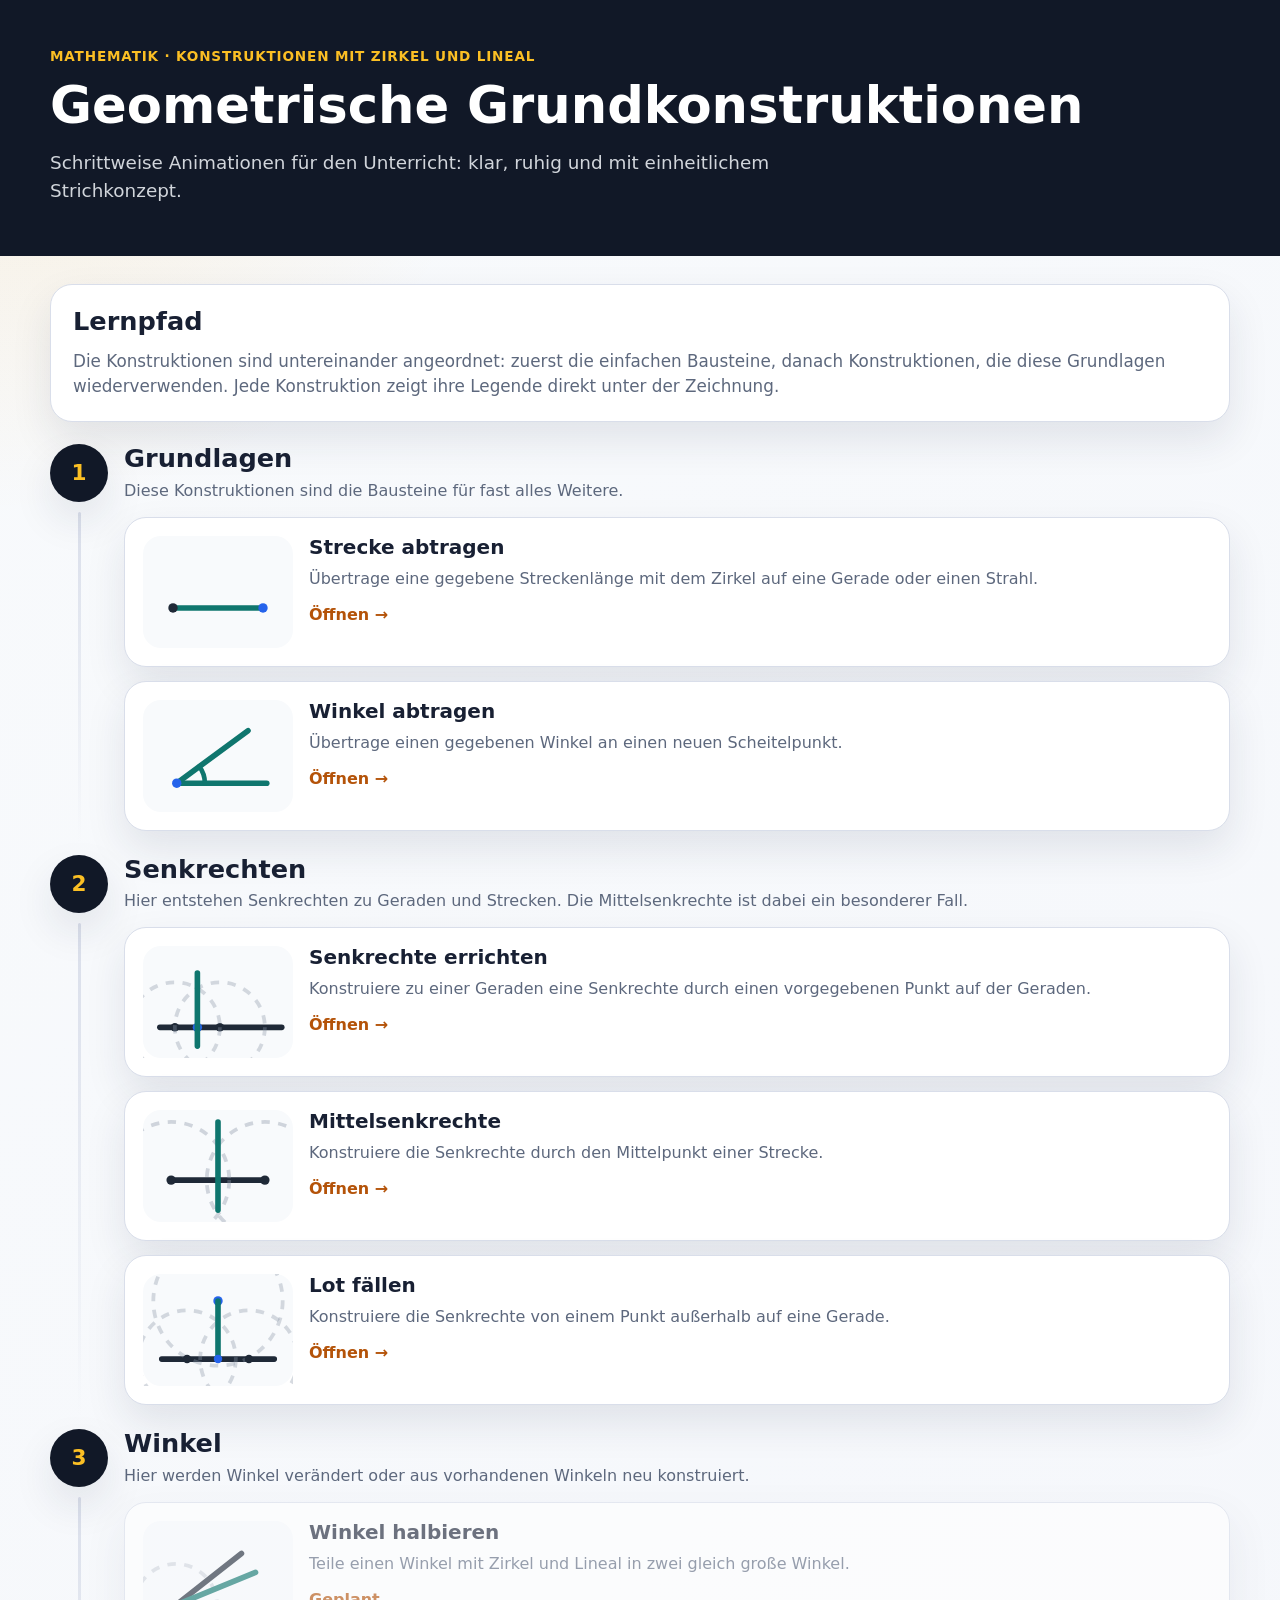
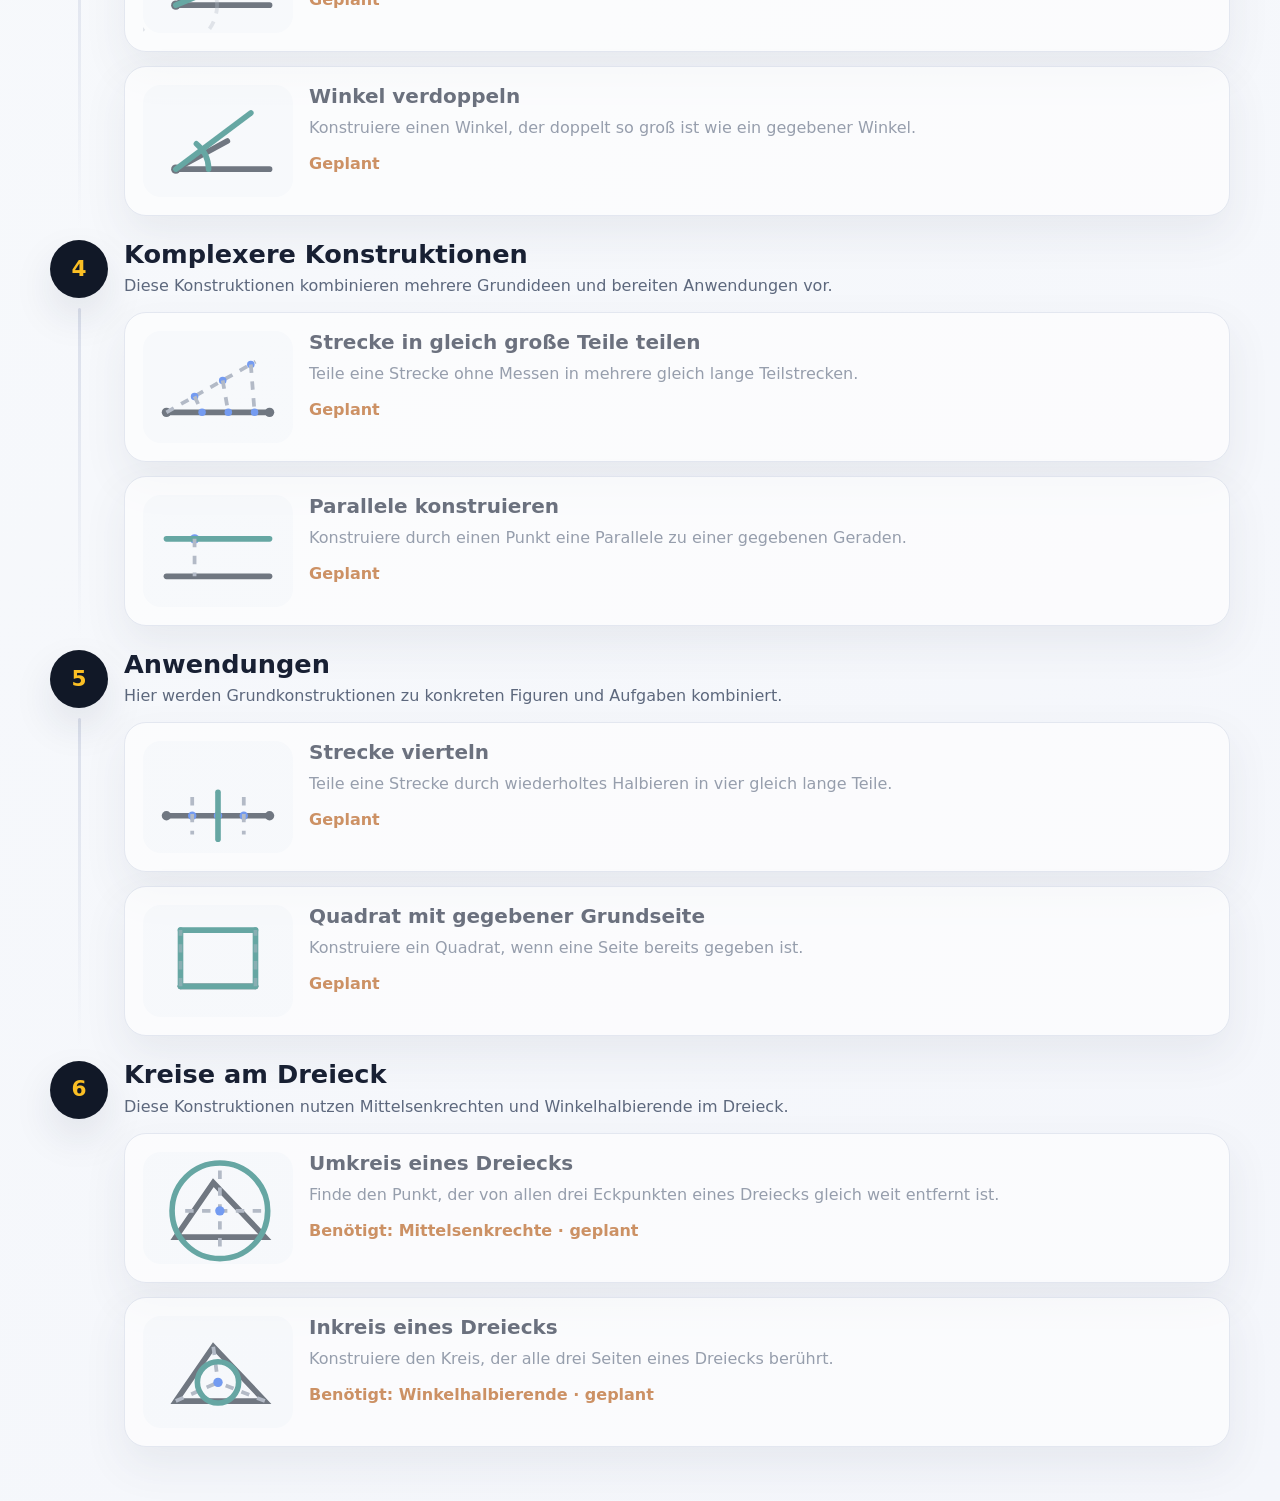
<file: index.html>
<!doctype html>
<html lang="de">
<head>
  <meta charset="utf-8">
  <meta name="viewport" content="width=device-width, initial-scale=1">
  <title>Geometrische Konstruktionen</title>
  <link rel="stylesheet" href="css/style.css">
</head>
<body>
  <header class="site-header">
    <div class="header-inner">
      <p class="label">Mathematik · Konstruktionen mit Zirkel und Lineal</p>
      <h1>Geometrische Grundkonstruktionen</h1>
      <p class="subtitle">
        Schrittweise Animationen für den Unterricht: klar, ruhig und mit einheitlichem Strichkonzept.
      </p>
    </div>
  </header>

  <main class="page">
    <section class="intro-card">
      <h2>Lernpfad</h2>
      <p>
        Die Konstruktionen sind untereinander angeordnet: zuerst die einfachen Bausteine,
        danach Konstruktionen, die diese Grundlagen wiederverwenden. Jede Konstruktion zeigt
        ihre Legende direkt unter der Zeichnung.
      </p>
    </section>

    <section class="learning-path" aria-label="Konstruktionsauswahl nach Schwierigkeit">

      <!-- =====================================================
           ABSCHNITT 1: GRUNDLAGEN
           ===================================================== -->
      <article class="path-group">
        <div class="path-group-header">
          <span class="path-level">1</span>
          <div>
            <h2>Grundlagen</h2>
            <p>Diese Konstruktionen sind die Bausteine für fast alles Weitere.</p>
          </div>
        </div>

        <a class="construction-card active path-card" href="konstruktionen/strecke-abtragen.html">
          <div class="card-icon" aria-hidden="true">
            <svg viewBox="0 0 160 110">
              <!-- fertige neue Strecke PQ -->
              <line x1="32" y1="72" x2="128" y2="72" class="svg-result" />
              <circle cx="32" cy="72" r="5" class="svg-point" />
              <circle cx="128" cy="72" r="5" class="svg-point-new" />
            </svg>
          </div>
          <div>
            <h3>Strecke abtragen</h3>
            <p>Übertrage eine gegebene Streckenlänge mit dem Zirkel auf eine Gerade oder einen Strahl.</p>
            <span>Öffnen →</span>
          </div>
        </a>

        <a class="construction-card active path-card" href="konstruktionen/winkel-abtragen.html">
          <div class="card-icon" aria-hidden="true">
            <svg viewBox="0 0 160 110">
              <!-- fertiger neuer Winkel -->
              <line x1="36" y1="84" x2="132" y2="84" class="svg-result" />
              <line x1="36" y1="84" x2="112" y2="28" class="svg-result" />
              <path d="M66 84 A30 30 0 0 0 60 66"
                    class="svg-result"
                    style="stroke-width:5;" />
              <circle cx="36" cy="84" r="5" class="svg-point-new" />
            </svg>
          </div>
          <div>
            <h3>Winkel abtragen</h3>
            <p>Übertrage einen gegebenen Winkel an einen neuen Scheitelpunkt.</p>
            <span>Öffnen →</span>
          </div>
        </a>
      </article>

      <!-- =====================================================
           ABSCHNITT 2: SENKRECHTEN
           ===================================================== -->
      <article class="path-group">
        <div class="path-group-header">
          <span class="path-level">2</span>
          <div>
            <h2>Senkrechten</h2>
            <p>
              Hier entstehen Senkrechten zu Geraden und Strecken.
              Die Mittelsenkrechte ist dabei ein besonderer Fall.
            </p>
          </div>
        </div>

        <a class="construction-card active path-card" href="konstruktionen/senkrechte-errichten.html">
          <div class="card-icon" aria-hidden="true">
            <svg viewBox="0 0 160 110">
              <!-- gegebene Gerade mit Punkt P bewusst nicht in der Mitte -->
              <line x1="18" y1="82" x2="148" y2="82" class="svg-given" />
              <circle cx="58" cy="82" r="5" class="svg-point-new" />

              <!-- gleich weit entfernte Punkte links und rechts von P -->
              <circle cx="34" cy="82" r="4.5" class="svg-point" />
              <circle cx="82" cy="82" r="4.5" class="svg-point" />

              <!-- blasse Hilfskreise -->
              <circle cx="34" cy="82" r="48" class="svg-helper" opacity="0.35" />
              <circle cx="82" cy="82" r="48" class="svg-helper" opacity="0.35" />

              <!-- fertige Senkrechte durch P -->
              <line x1="58" y1="24" x2="58" y2="102" class="svg-result" />
            </svg>
          </div>
          <div>
            <h3>Senkrechte errichten</h3>
            <p>Konstruiere zu einer Geraden eine Senkrechte durch einen vorgegebenen Punkt auf der Geraden.</p>
            <span>Öffnen →</span>
          </div>
        </a>

        <a class="construction-card active path-card" href="konstruktionen/mittelsenkrechte.html">
          <div class="card-icon" aria-hidden="true">
            <svg viewBox="0 0 160 110">
              <!-- gegebene Strecke -->
              <line x1="30" y1="70" x2="130" y2="70" class="svg-given" />
              <circle cx="30" cy="70" r="5" class="svg-point" />
              <circle cx="130" cy="70" r="5" class="svg-point" />

              <!-- blasse Hilfskreise -->
              <circle cx="30" cy="70" r="62" class="svg-helper" opacity="0.38" />
              <circle cx="130" cy="70" r="62" class="svg-helper" opacity="0.38" />

              <!-- fertige Mittelsenkrechte -->
              <line x1="80" y1="8" x2="80" y2="102" class="svg-result" />
            </svg>
          </div>
          <div>
            <h3>Mittelsenkrechte</h3>
            <p>Konstruiere die Senkrechte durch den Mittelpunkt einer Strecke.</p>
            <span>Öffnen →</span>
          </div>
        </a>

        <a class="construction-card active path-card" href="konstruktionen/lot-faellen.html">
          <div class="card-icon" aria-hidden="true">
            <svg viewBox="0 0 160 110">
              <!-- gegebene Gerade und Punkt außerhalb -->
              <line x1="20" y1="86" x2="140" y2="86" class="svg-given" />
              <circle cx="80" cy="24" r="5" class="svg-point-new" />

              <!-- Hilfskreis vom äußeren Punkt zur Geraden -->
              <circle cx="80" cy="24" r="69" class="svg-helper" opacity="0.35" />
              <circle cx="47" cy="86" r="4.5" class="svg-point" />
              <circle cx="113" cy="86" r="4.5" class="svg-point" />

              <!-- blasse Hilfskreise von den Schnittpunkten -->
              <circle cx="47" cy="86" r="52" class="svg-helper" opacity="0.35" />
              <circle cx="113" cy="86" r="52" class="svg-helper" opacity="0.35" />

              <!-- fertiges Lot -->
              <line x1="80" y1="24" x2="80" y2="86" class="svg-result" />
              <circle cx="80" cy="86" r="4.5" class="svg-point-new" />
            </svg>
          </div>
          <div>
            <h3>Lot fällen</h3>
            <p>Konstruiere die Senkrechte von einem Punkt außerhalb auf eine Gerade.</p>
            <span>Öffnen →</span>
          </div>
        </a>
      </article>

      <!-- =====================================================
           ABSCHNITT 3: WINKEL
           ===================================================== -->
      <article class="path-group">
        <div class="path-group-header">
          <span class="path-level">3</span>
          <div>
            <h2>Winkel</h2>
            <p>
              Hier werden Winkel verändert oder aus vorhandenen Winkeln neu konstruiert.
            </p>
          </div>
        </div>

        <article class="construction-card disabled path-card">
          <div class="card-icon" aria-hidden="true">
            <svg viewBox="0 0 160 110">
              <!-- gegebener Winkel -->
              <line x1="35" y1="85" x2="135" y2="85" class="svg-given" />
              <line x1="35" y1="85" x2="105" y2="30" class="svg-given" />
              <circle cx="35" cy="85" r="5" class="svg-point" />

              <!-- erster Bogen vom Scheitel aus -->
              <circle cx="35" cy="85" r="44" class="svg-helper" opacity="0.35" />

              <!-- Ergebnis: Winkelhalbierende -->
              <line x1="35" y1="85" x2="120" y2="50" class="svg-result" />
            </svg>
          </div>
          <div>
            <h3>Winkel halbieren</h3>
            <p>Teile einen Winkel mit Zirkel und Lineal in zwei gleich große Winkel.</p>
            <span>Geplant</span>
          </div>
        </article>

        <article class="construction-card disabled path-card">
          <div class="card-icon" aria-hidden="true">
            <svg viewBox="0 0 160 110">
              <!-- gegebener Winkel -->
              <line x1="35" y1="85" x2="135" y2="85" class="svg-given" />
              <line x1="35" y1="85" x2="90" y2="55" class="svg-given" />
              <circle cx="35" cy="85" r="5" class="svg-point" />

              <!-- verdoppelter Winkel -->
              <line x1="35" y1="85" x2="115" y2="25" class="svg-result" />

              <!-- Winkelbögen -->
              <path d="M70 85 A35 35 0 0 0 64 67" class="svg-helper" />
              <path d="M70 85 A35 35 0 0 0 57 58" class="svg-result" />
            </svg>
          </div>
          <div>
            <h3>Winkel verdoppeln</h3>
            <p>Konstruiere einen Winkel, der doppelt so groß ist wie ein gegebener Winkel.</p>
            <span>Geplant</span>
          </div>
        </article>
      </article>

      <!-- =====================================================
           ABSCHNITT 4: KOMPLEXERE KONSTRUKTIONEN
           ===================================================== -->
      <article class="path-group">
        <div class="path-group-header">
          <span class="path-level">4</span>
          <div>
            <h2>Komplexere Konstruktionen</h2>
            <p>
              Diese Konstruktionen kombinieren mehrere Grundideen und bereiten Anwendungen vor.
            </p>
          </div>
        </div>

        <article class="construction-card disabled path-card">
          <div class="card-icon" aria-hidden="true">
            <svg viewBox="0 0 160 110">
              <!-- zu teilende Strecke -->
              <line x1="25" y1="82" x2="135" y2="82" class="svg-given" />
              <circle cx="25" cy="82" r="5" class="svg-point" />
              <circle cx="135" cy="82" r="5" class="svg-point" />

              <!-- Hilfsstrahl -->
              <line x1="25" y1="82" x2="120" y2="28" class="svg-helper" />

              <!-- gleiche Abstände auf dem Hilfsstrahl -->
              <circle cx="55" cy="65" r="4" class="svg-point-new" />
              <circle cx="85" cy="48" r="4" class="svg-point-new" />
              <circle cx="115" cy="31" r="4" class="svg-point-new" />

              <!-- Parallelen zurück zur Strecke -->
              <line x1="55" y1="65" x2="63" y2="82" class="svg-helper" />
              <line x1="85" y1="48" x2="91" y2="82" class="svg-helper" />
              <line x1="115" y1="31" x2="119" y2="82" class="svg-helper" />

              <!-- Teilpunkte -->
              <circle cx="63" cy="82" r="4" class="svg-point-new" />
              <circle cx="91" cy="82" r="4" class="svg-point-new" />
              <circle cx="119" cy="82" r="4" class="svg-point-new" />
            </svg>
          </div>
          <div>
            <h3>Strecke in gleich große Teile teilen</h3>
            <p>Teile eine Strecke ohne Messen in mehrere gleich lange Teilstrecken.</p>
            <span>Geplant</span>
          </div>
        </article>

        <article class="construction-card disabled path-card">
          <div class="card-icon" aria-hidden="true">
            <svg viewBox="0 0 160 110">
              <!-- gegebene Gerade und Punkt -->
              <line x1="25" y1="82" x2="135" y2="82" class="svg-given" />
              <circle cx="55" cy="42" r="5" class="svg-point-new" />

              <!-- konstruierte Parallele -->
              <line x1="25" y1="42" x2="135" y2="42" class="svg-result" />

              <!-- Abstand / Hilfslinie -->
              <line x1="55" y1="42" x2="55" y2="82" class="svg-helper" />
            </svg>
          </div>
          <div>
            <h3>Parallele konstruieren</h3>
            <p>Konstruiere durch einen Punkt eine Parallele zu einer gegebenen Geraden.</p>
            <span>Geplant</span>
          </div>
        </article>
      </article>

      <!-- =====================================================
           ABSCHNITT 5: ANWENDUNGEN
           ===================================================== -->
      <article class="path-group">
        <div class="path-group-header">
          <span class="path-level">5</span>
          <div>
            <h2>Anwendungen</h2>
            <p>
              Hier werden Grundkonstruktionen zu konkreten Figuren und Aufgaben kombiniert.
            </p>
          </div>
        </div>

        <article class="construction-card disabled path-card">
          <div class="card-icon" aria-hidden="true">
            <svg viewBox="0 0 160 110">
              <!-- gegebene Strecke -->
              <line x1="25" y1="75" x2="135" y2="75" class="svg-given" />
              <circle cx="25" cy="75" r="5" class="svg-point" />
              <circle cx="135" cy="75" r="5" class="svg-point" />

              <!-- Viertelungspunkte -->
              <circle cx="52.5" cy="75" r="4.5" class="svg-point-new" />
              <circle cx="80" cy="75" r="4.5" class="svg-point-new" />
              <circle cx="107.5" cy="75" r="4.5" class="svg-point-new" />

              <!-- Hilfslinien -->
              <line x1="52.5" y1="55" x2="52.5" y2="95" class="svg-helper" />
              <line x1="80" y1="50" x2="80" y2="100" class="svg-result" />
              <line x1="107.5" y1="55" x2="107.5" y2="95" class="svg-helper" />
            </svg>
          </div>
          <div>
            <h3>Strecke vierteln</h3>
            <p>Teile eine Strecke durch wiederholtes Halbieren in vier gleich lange Teile.</p>
            <span>Geplant</span>
          </div>
        </article>

        <article class="construction-card disabled path-card">
          <div class="card-icon" aria-hidden="true">
            <svg viewBox="0 0 160 110">
              <!-- Quadrat mit gegebener Grundseite -->
              <line x1="40" y1="82" x2="120" y2="82" class="svg-given" />
              <line x1="40" y1="82" x2="40" y2="22" class="svg-result" />
              <line x1="120" y1="82" x2="120" y2="22" class="svg-result" />
              <line x1="40" y1="22" x2="120" y2="22" class="svg-result" />
              <line x1="40" y1="82" x2="120" y2="82" class="svg-result" />

              <!-- Hilfslinien -->
              <line x1="40" y1="82" x2="40" y2="22" class="svg-helper" opacity="0.45" />
              <line x1="120" y1="82" x2="120" y2="22" class="svg-helper" opacity="0.45" />
            </svg>
          </div>
          <div>
            <h3>Quadrat mit gegebener Grundseite</h3>
            <p>Konstruiere ein Quadrat, wenn eine Seite bereits gegeben ist.</p>
            <span>Geplant</span>
          </div>
        </article>
      </article>

      <!-- =====================================================
           ABSCHNITT 6: KREISE AM DREIECK
           ===================================================== -->
      <article class="path-group">
        <div class="path-group-header">
          <span class="path-level">6</span>
          <div>
            <h2>Kreise am Dreieck</h2>
            <p>
              Diese Konstruktionen nutzen Mittelsenkrechten und Winkelhalbierende im Dreieck.
            </p>
          </div>
        </div>

        <article class="construction-card disabled path-card">
          <div class="card-icon" aria-hidden="true">
            <svg viewBox="0 0 160 110">
              <!-- Dreieck -->
              <path d="M35 86 L75 28 L130 86 Z" class="svg-given" />

              <!-- Mittelsenkrechten angedeutet -->
              <line x1="82" y1="15" x2="82" y2="98" class="svg-helper" />
              <line x1="45" y1="58" x2="128" y2="58" class="svg-helper" />

              <!-- Umkreismittelpunkt und Umkreis -->
              <circle cx="82" cy="58" r="5" class="svg-point-new" />
              <circle cx="82" cy="58" r="51" class="svg-result" />
            </svg>
          </div>
          <div>
            <h3>Umkreis eines Dreiecks</h3>
            <p>Finde den Punkt, der von allen drei Eckpunkten eines Dreiecks gleich weit entfernt ist.</p>
            <span>Benötigt: Mittelsenkrechte · geplant</span>
          </div>
        </article>

        <article class="construction-card disabled path-card">
          <div class="card-icon" aria-hidden="true">
            <svg viewBox="0 0 160 110">
              <!-- Dreieck -->
              <path d="M35 86 L75 28 L130 86 Z" class="svg-given" />

              <!-- Winkelhalbierende angedeutet -->
              <line x1="75" y1="28" x2="80" y2="66" class="svg-helper" />
              <line x1="35" y1="86" x2="80" y2="66" class="svg-helper" />
              <line x1="130" y1="86" x2="80" y2="66" class="svg-helper" />

              <!-- Inkreismittelpunkt und Inkreis -->
              <circle cx="80" cy="66" r="5" class="svg-point-new" />
              <circle cx="80" cy="66" r="22" class="svg-result" />
            </svg>
          </div>
          <div>
            <h3>Inkreis eines Dreiecks</h3>
            <p>Konstruiere den Kreis, der alle drei Seiten eines Dreiecks berührt.</p>
            <span>Benötigt: Winkelhalbierende · geplant</span>
          </div>
        </article>
      </article>
    </section>
  </main>
</body>
</html>
</file>
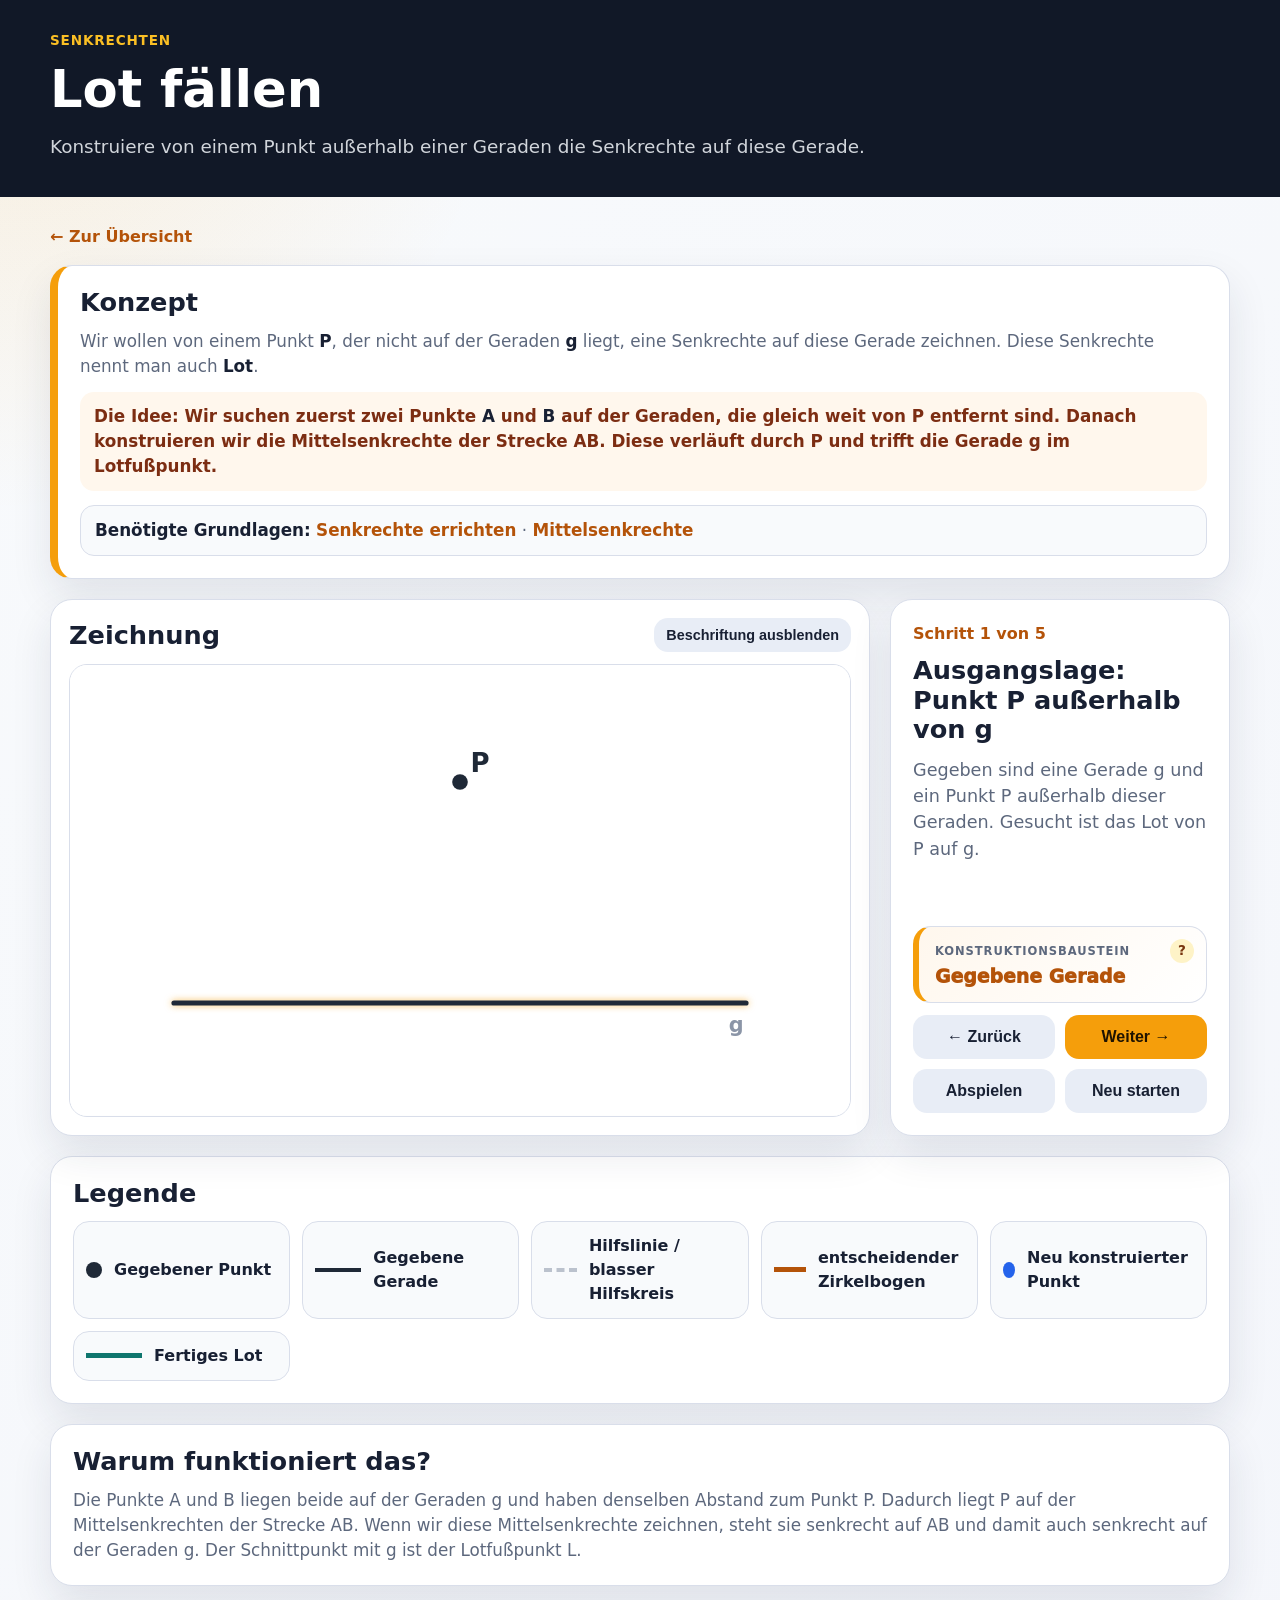
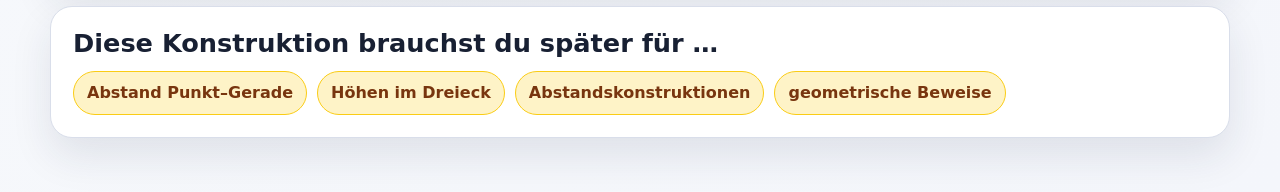
<file: konstruktionen/lot-faellen.html>
<!doctype html>
<html lang="de">
<head>
  <meta charset="utf-8">
  <meta name="viewport" content="width=device-width, initial-scale=1">
  <title>Lot fällen</title>
  <link rel="stylesheet" href="../css/style.css">
</head>
<body>
  <header class="site-header compact">
    <div class="header-inner">
      <p class="label">Senkrechten</p>
      <h1>Lot fällen</h1>
      <p class="subtitle">
        Konstruiere von einem Punkt außerhalb einer Geraden die Senkrechte auf diese Gerade.
      </p>
    </div>
  </header>

  <main class="page construction-page">
    <nav class="breadcrumb" aria-label="Navigation">
      <a href="../index.html">← Zur Übersicht</a>
    </nav>

    <section class="concept-card">
      <h2>Konzept</h2>
      <p>
        Wir wollen von einem Punkt <strong>P</strong>, der nicht auf der Geraden <strong>g</strong> liegt,
        eine Senkrechte auf diese Gerade zeichnen. Diese Senkrechte nennt man auch <strong>Lot</strong>.
      </p>
      <p class="concept-hint">
        Die Idee: Wir suchen zuerst zwei Punkte <strong>A</strong> und <strong>B</strong> auf der Geraden,
        die gleich weit von P entfernt sind. Danach konstruieren wir die Mittelsenkrechte der Strecke AB.
        Diese verläuft durch P und trifft die Gerade g im Lotfußpunkt.
      </p>

      <div class="prerequisite-box">
        <strong>Benötigte Grundlagen:</strong>
        <a href="senkrechte-errichten.html">Senkrechte errichten</a>
        <span> · </span>
        <a href="mittelsenkrechte.html">Mittelsenkrechte</a>
      </div>
    </section>

    <section class="construction-layout">
      <article class="drawing-card">
        <div class="drawing-topline">
          <h2>Zeichnung</h2>
          <button id="toggleLabels" class="small-button" type="button">Beschriftung ausblenden</button>
        </div>

        <svg id="constructionSvg" viewBox="0 0 900 520" role="img" aria-labelledby="svgTitle svgDesc">
          <title id="svgTitle">Lot fällen</title>
          <desc id="svgDesc">
            Von einem Punkt P außerhalb einer Geraden g wird das Lot auf die Gerade konstruiert.
          </desc>

          <defs>
            <filter id="softGlow" x="-30%" y="-30%" width="160%" height="160%">
              <feGaussianBlur stdDeviation="4" result="blur" />
              <feMerge>
                <feMergeNode in="blur" />
                <feMergeNode in="SourceGraphic" />
              </feMerge>
            </filter>
          </defs>

          <rect x="0" y="0" width="900" height="520" class="svg-background" />

          <!-- =====================================================
               Schritt 1: Ausgangslage
               ===================================================== -->
          <g id="ausgangslage" class="step-element step-1">
            <line x1="120" y1="390" x2="780" y2="390" class="given-line" />
            <circle cx="450" cy="135" r="9" class="given-point" />
            <text x="462" y="124" class="label-text">P</text>
            <text x="760" y="424" class="tool-label">g</text>
          </g>

          <!-- =====================================================
               Schritt 2: Kreis um P schneidet die Gerade in A und B
               Mittelpunkt P = (450|135), Radius = 315
               A = (262|390), B = (638|390)
               ===================================================== -->
          <g id="kreisUmP" class="step-element step-2">
            <!-- Kreis um P mit zwei kurzen Fokusstellen bei A und B -->
            <path d="M550.5 433.5 A315.0 315.0 0 0 1 361.1 437.2" class="helper-circle" opacity="0.10" />
            <path d="M361.1 437.2 A315.0 315.0 0 0 1 309.9 417.1" class="helper-circle" opacity="0.22" />
            <path d="M309.9 417.1 A315.0 315.0 0 0 1 221.9 352.2" class="construction-arc" />
            <path d="M221.9 352.2 A315.0 315.0 0 0 1 187.6 309.3" class="helper-circle" opacity="0.22" />
            <path d="M187.6 309.3 A315.0 315.0 0 0 1 135.1 127.3" class="helper-circle" opacity="0.10" />

            <path d="M764.9 127.3 A315.0 315.0 0 0 1 712.4 309.3" class="helper-circle" opacity="0.10" />
            <path d="M712.4 309.3 A315.0 315.0 0 0 1 678.1 352.2" class="helper-circle" opacity="0.22" />
            <path d="M678.1 352.2 A315.0 315.0 0 0 1 590.1 417.1" class="construction-arc" />
            <path d="M590.1 417.1 A315.0 315.0 0 0 1 538.9 437.2" class="helper-circle" opacity="0.22" />
            <path d="M538.9 437.2 A315.0 315.0 0 0 1 349.5 433.5" class="helper-circle" opacity="0.10" />

            <circle cx="262" cy="390" r="9" class="new-point" filter="url(#softGlow)" />
            <circle cx="638" cy="390" r="9" class="new-point" filter="url(#softGlow)" />
            <text x="238" y="428" class="label-text new-label">A</text>
            <text x="650" y="428" class="label-text new-label">B</text>
          </g>

          <!-- =====================================================
               Schritt 3: Bogen um A
               Mittelpunkt A = (262|390), Radius ≈ 260.3
               ===================================================== -->
          <g id="bogenA" class="step-element step-3">
            <!-- Fokusbogen-Struktur auf dem Kreis um A, Fokus bei C -->
            <path d="M178.3 143.5 A260.3 260.3 0 0 1 290.3 131.2" class="helper-circle" opacity="0.10" />
            <path d="M290.3 131.2 A260.3 260.3 0 0 1 377.1 156.5" class="helper-circle" opacity="0.22" />
            <path d="M377.1 156.5 A260.3 260.3 0 0 1 500.2 285.1" class="construction-arc" />
            <path d="M500.2 285.1 A260.3 260.3 0 0 1 521.7 373.0" class="helper-circle" opacity="0.22" />
            <path d="M521.7 373.0 A260.3 260.3 0 0 1 504.6 484.3" class="helper-circle" opacity="0.10" />
          </g>

          <!-- =====================================================
               Schritt 4: Bogen um B und Schnittpunkt C
               Mittelpunkt B = (638|390), Radius ≈ 260.3
               Schnittpunkt C = (450|210)
               ===================================================== -->
          <g id="bogenB" class="step-element step-4">
            <!-- Fokusbogen-Struktur auf dem Kreis um B, Fokus bei C -->
            <path d="M395.4 484.3 A260.3 260.3 0 0 1 378.3 373.0" class="helper-circle" opacity="0.10" />
            <path d="M378.3 373.0 A260.3 260.3 0 0 1 399.8 285.1" class="helper-circle" opacity="0.22" />
            <path d="M399.8 285.1 A260.3 260.3 0 0 1 522.9 156.5" class="construction-arc" />
            <path d="M522.9 156.5 A260.3 260.3 0 0 1 609.7 131.2" class="helper-circle" opacity="0.22" />
            <path d="M609.7 131.2 A260.3 260.3 0 0 1 721.7 143.5" class="helper-circle" opacity="0.10" />

            <circle cx="450" cy="210" r="10" class="new-point" filter="url(#softGlow)" />
            <text x="462" y="210" class="label-text new-label">C</text>
          </g>

          <!-- =====================================================
               Schritt 5: Lot zeichnen
               Die fertige Gerade durch P und C trifft g im Lotfußpunkt L.
               ===================================================== -->
          <g id="lot" class="step-element step-5">
            <line x1="450" y1="90" x2="450" y2="430" class="result-line" />
            <circle cx="450" cy="390" r="10" class="result-point" filter="url(#softGlow)" />
            <text x="462" y="430" class="label-text new-label">L</text>

            <!-- rechter Winkel am Lotfußpunkt als Kreisbogen -->
            <path d="M450 365 A25 25 0 0 1 475 390" class="result-line" fill="none" />
            <circle cx="463" cy="377" r="3" class="result-point" />
          </g>
        </svg>
      </article>

      <aside class="step-card">
        <p id="stepCounter" class="step-counter">Schritt 1 von 5</p>
        <h2 id="stepTitle">Ausgangslage</h2>
        <p id="stepText"></p>

        <div class="button-row">
          <button id="prevStep" type="button">← Zurück</button>
          <button id="nextStep" type="button" class="primary-button">Weiter →</button>
        </div>
        <div class="button-row">
          <button id="playSteps" type="button">Abspielen</button>
          <button id="resetSteps" type="button">Neu starten</button>
        </div>
      </aside>
    </section>

    <section class="legend-card" aria-label="Legende der Konstruktion">
      <h2>Legende</h2>
      <div class="legend-grid">
        <div class="legend-item">
          <span class="sample-point given"></span>
          <span>Gegebener Punkt</span>
        </div>
        <div class="legend-item">
          <span class="sample-line given"></span>
          <span>Gegebene Gerade</span>
        </div>
        <div class="legend-item">
          <span class="sample-line helper"></span>
          <span>Hilfslinie / blasser Hilfskreis</span>
        </div>
        <div class="legend-item">
          <span class="sample-line arc"></span>
          <span>entscheidender Zirkelbogen</span>
        </div>
        <div class="legend-item">
          <span class="sample-point new"></span>
          <span>Neu konstruierter Punkt</span>
        </div>
        <div class="legend-item">
          <span class="sample-line result"></span>
          <span>Fertiges Lot</span>
        </div>
      </div>
    </section>

    <section class="info-card">
      <h2>Warum funktioniert das?</h2>
      <p>
        Die Punkte A und B liegen beide auf der Geraden g und haben denselben Abstand zum Punkt P.
        Dadurch liegt P auf der Mittelsenkrechten der Strecke AB. Wenn wir diese Mittelsenkrechte zeichnen,
        steht sie senkrecht auf AB und damit auch senkrecht auf der Geraden g.
        Der Schnittpunkt mit g ist der Lotfußpunkt L.
      </p>
    </section>

    <section class="info-card links-card">
      <h2>Diese Konstruktion brauchst du später für …</h2>
      <div class="link-tags">
        <span>Abstand Punkt–Gerade</span>
        <span>Höhen im Dreieck</span>
        <span>Abstandskonstruktionen</span>
        <span>geometrische Beweise</span>
      </div>
    </section>
  </main>

  <script src="../js/action-types.js"></script>
  <script src="../js/construction-player.js"></script>
  <script src="../js/lot-faellen.js"></script>
</body>
</html>
</file>
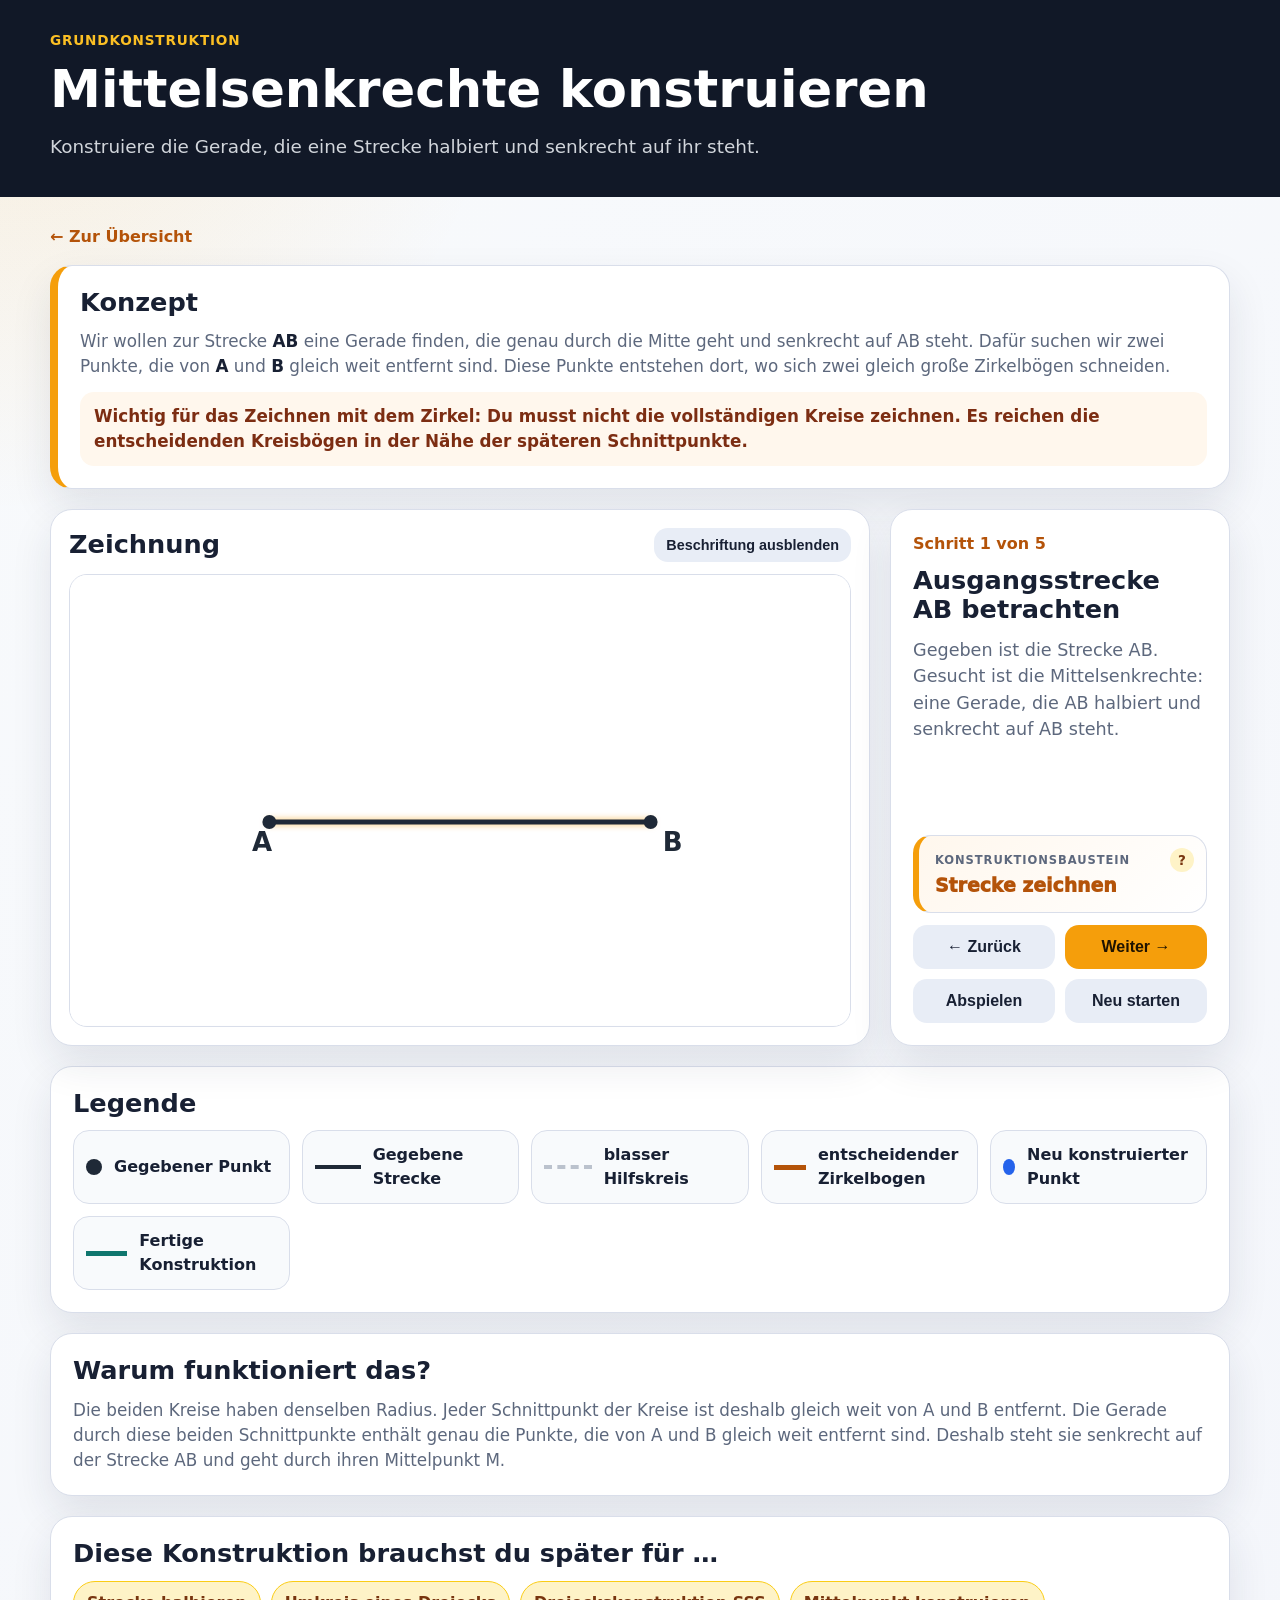
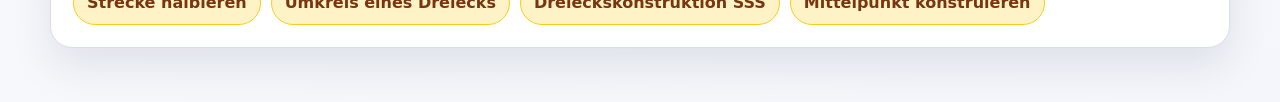
<file: konstruktionen/mittelsenkrechte.html>
<!doctype html>
<html lang="de">
<head>
  <meta charset="utf-8">
  <meta name="viewport" content="width=device-width, initial-scale=1">
  <title>Mittelsenkrechte konstruieren</title>
  <link rel="stylesheet" href="../css/style.css">
</head>
<body>
  <header class="site-header compact">
    <div class="header-inner">
      <p class="label">Grundkonstruktion</p>
      <h1>Mittelsenkrechte konstruieren</h1>
      <p class="subtitle">Konstruiere die Gerade, die eine Strecke halbiert und senkrecht auf ihr steht.</p>
    </div>
  </header>

  <main class="page construction-page">
    <nav class="breadcrumb" aria-label="Navigation">
      <a href="../index.html">← Zur Übersicht</a>
    </nav>


    <section class="concept-card">
      <h2>Konzept</h2>
      <p>
        Wir wollen zur Strecke <strong>AB</strong> eine Gerade finden, die genau durch die Mitte geht und senkrecht auf AB steht.
        Dafür suchen wir zwei Punkte, die von <strong>A</strong> und <strong>B</strong> gleich weit entfernt sind.
        Diese Punkte entstehen dort, wo sich zwei gleich große Zirkelbögen schneiden.
      </p>
      <p class="concept-hint">
        Wichtig für das Zeichnen mit dem Zirkel: Du musst nicht die vollständigen Kreise zeichnen.
        Es reichen die entscheidenden Kreisbögen in der Nähe der späteren Schnittpunkte.
      </p>
    </section>

    <section class="construction-layout">
      <article class="drawing-card">
        <div class="drawing-topline">
          <h2>Zeichnung</h2>
          <button id="toggleLabels" class="small-button" type="button">Beschriftung ausblenden</button>
        </div>

        <svg id="constructionSvg" viewBox="0 0 900 520" role="img" aria-labelledby="svgTitle svgDesc">
          <title id="svgTitle">Konstruktion der Mittelsenkrechten</title>
          <desc id="svgDesc">Eine Strecke AB wird mit zwei Hilfskreisen und deren Schnittpunkten konstruiert.</desc>

          <defs>
            <filter id="softGlow" x="-30%" y="-30%" width="160%" height="160%">
              <feGaussianBlur stdDeviation="4" result="blur" />
              <feMerge>
                <feMergeNode in="blur" />
                <feMergeNode in="SourceGraphic" />
              </feMerge>
            </filter>
          </defs>

          <rect x="0" y="0" width="900" height="520" class="svg-background" />

          <!-- Grunddaten -->
          <g id="strecke" class="step-element step-1">
            <line x1="230" y1="285" x2="670" y2="285" class="given-line" />
            <circle cx="230" cy="285" r="8" class="given-point" />
            <circle cx="670" cy="285" r="8" class="given-point" />
            <text x="210" y="318" class="label-text">A</text>
            <text x="684" y="318" class="label-text">B</text>
          </g>

          <!-- Hilfsbögen um A: Fokusbereiche an den späteren Schnittpunkten C und D -->
          <g id="kreisA" class="step-element step-2">
            <path d="M291.6 32.4 A260 260 0 0 1 350.9 54.8" class="helper-circle" style="opacity: 0.04" />
            <path d="M350.9 54.8 A260 260 0 0 1 389.0 79.3" class="helper-circle" style="opacity: 0.10" />
            <path d="M389.0 79.3 A260 260 0 0 1 440.2 132.2" class="helper-circle" style="opacity: 0.26" />
            <path d="M440.2 132.2 A260 260 0 0 1 484.0 229.6" class="construction-arc" />
            <path d="M484.0 229.6 A260 260 0 0 1 489.8 274.6" class="helper-circle" style="opacity: 0.10" />

            <path d="M489.8 295.4 A260 260 0 0 1 484.0 340.4" class="helper-circle" style="opacity: 0.10" />
            <path d="M484.0 340.4 A260 260 0 0 1 440.2 437.8" class="construction-arc" />
            <path d="M440.2 437.8 A260 260 0 0 1 389.0 490.7" class="helper-circle" style="opacity: 0.26" />
            <path d="M389.0 490.7 A260 260 0 0 1 350.9 515.2" class="helper-circle" style="opacity: 0.10" />
            <path d="M350.9 515.2 A260 260 0 0 1 291.6 537.6" class="helper-circle" style="opacity: 0.04" />
          </g>

          <!-- Hilfsbögen um B: Fokusbereiche an den späteren Schnittpunkten C und D -->
          <g id="kreisB" class="step-element step-3">
            <path d="M608.4 32.4 A260 260 0 0 0 549.1 54.8" class="helper-circle" style="opacity: 0.04" />
            <path d="M549.1 54.8 A260 260 0 0 0 511.0 79.3" class="helper-circle" style="opacity: 0.10" />
            <path d="M511.0 79.3 A260 260 0 0 0 459.8 132.2" class="helper-circle" style="opacity: 0.26" />
            <path d="M459.8 132.2 A260 260 0 0 0 416.0 229.6" class="construction-arc" />
            <path d="M416.0 229.6 A260 260 0 0 0 410.2 274.6" class="helper-circle" style="opacity: 0.10" />

            <path d="M410.2 295.4 A260 260 0 0 0 416.0 340.4" class="helper-circle" style="opacity: 0.10" />
            <path d="M416.0 340.4 A260 260 0 0 0 459.8 437.8" class="construction-arc" />
            <path d="M459.8 437.8 A260 260 0 0 0 511.0 490.7" class="helper-circle" style="opacity: 0.26" />
            <path d="M511.0 490.7 A260 260 0 0 0 549.1 515.2" class="helper-circle" style="opacity: 0.10" />
            <path d="M549.1 515.2 A260 260 0 0 0 608.4 537.6" class="helper-circle" style="opacity: 0.04" />
          </g>

          <!-- Schnittpunkte -->
          <g id="schnittpunkte" class="step-element step-4">
            <circle cx="450" cy="146" r="10" class="new-point" filter="url(#softGlow)" />
            <circle cx="450" cy="424" r="10" class="new-point" filter="url(#softGlow)" />
            <text x="462" y="136" class="label-text new-label">C</text>
            <text x="462" y="452" class="label-text new-label">D</text>
          </g>

          <!-- Ergebnis -->
          <g id="ergebnis" class="step-element step-5">
            <line x1="450" y1="70" x2="450" y2="500" class="result-line" />
            <path d="M450 245 A40 40 0 0 1 490 285" class="result-line" fill="none" />
            <circle cx="470" cy="265" r="3.5" class="result-point" />
            <circle cx="450" cy="285" r="8" class="result-point" />
            <text x="412" y="278" class="label-text result-label">M</text>
          </g>
        </svg>
      </article>

      <aside class="step-card">
        <p id="stepCounter" class="step-counter">Schritt 1 von 5</p>
        <h2 id="stepTitle">Gegebene Strecke</h2>
        <p id="stepText"></p>

        <div class="button-row">
          <button id="prevStep" type="button">← Zurück</button>
          <button id="nextStep" type="button" class="primary-button">Weiter →</button>
        </div>
        <div class="button-row">
          <button id="playSteps" type="button">Abspielen</button>
          <button id="resetSteps" type="button">Neu starten</button>
        </div>
      </aside>
    </section>

    <section class="legend-card" aria-label="Legende der Konstruktion">
      <h2>Legende</h2>
      <div class="legend-grid">
        <div class="legend-item"><span class="sample-point given"></span><span>Gegebener Punkt</span></div>
        <div class="legend-item"><span class="sample-line given"></span><span>Gegebene Strecke</span></div>
        <div class="legend-item"><span class="sample-line helper"></span><span>blasser Hilfskreis</span></div>
        <div class="legend-item"><span class="sample-line arc"></span><span>entscheidender Zirkelbogen</span></div>
        <div class="legend-item"><span class="sample-point new"></span><span>Neu konstruierter Punkt</span></div>
        <div class="legend-item"><span class="sample-line result"></span><span>Fertige Konstruktion</span></div>
      </div>
    </section>

    <section class="info-card">
      <h2>Warum funktioniert das?</h2>
      <p>
        Die beiden Kreise haben denselben Radius. Jeder Schnittpunkt der Kreise ist deshalb gleich weit von A und B entfernt.
        Die Gerade durch diese beiden Schnittpunkte enthält genau die Punkte, die von A und B gleich weit entfernt sind.
        Deshalb steht sie senkrecht auf der Strecke AB und geht durch ihren Mittelpunkt M.
      </p>
    </section>

    <section class="info-card links-card">
      <h2>Diese Konstruktion brauchst du später für …</h2>
      <div class="link-tags">
        <span>Strecke halbieren</span>
        <span>Umkreis eines Dreiecks</span>
        <span>Dreieckskonstruktion SSS</span>
        <span>Mittelpunkt konstruieren</span>
      </div>
    </section>
  </main>

  <script src="../js/action-types.js"></script>
  <script src="../js/construction-player.js"></script>
  <script src="../js/mittelsenkrechte.js"></script>
</body>
</html>
</file>
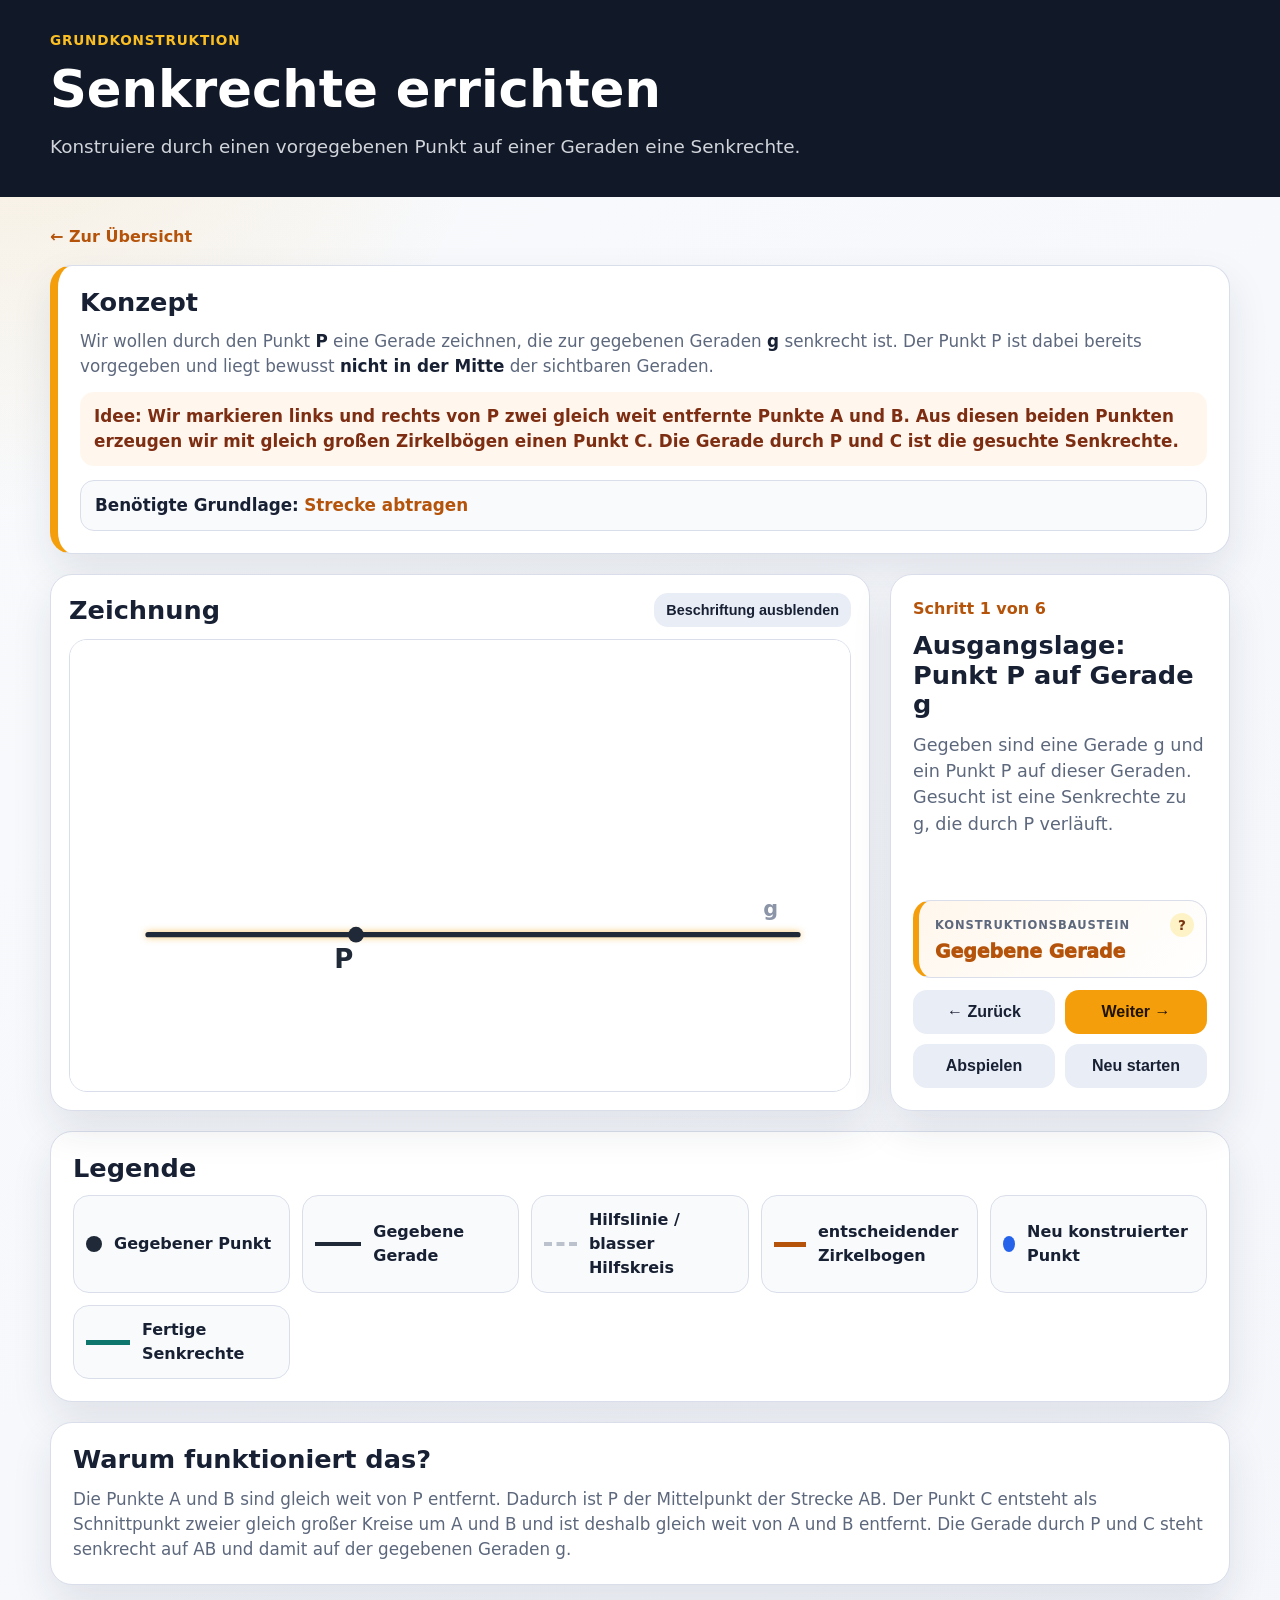
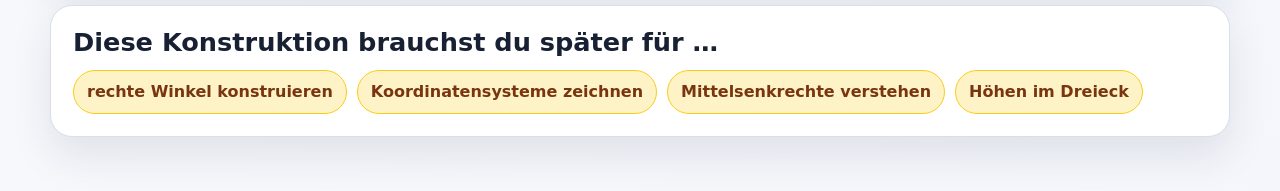
<file: konstruktionen/senkrechte-errichten.html>
<!doctype html>
<html lang="de">
<head>
  <meta charset="utf-8">
  <meta name="viewport" content="width=device-width, initial-scale=1">
  <title>Senkrechte errichten</title>
  <link rel="stylesheet" href="../css/style.css">
</head>
<body>
  <header class="site-header compact">
    <div class="header-inner">
      <p class="label">Grundkonstruktion</p>
      <h1>Senkrechte errichten</h1>
      <p class="subtitle">Konstruiere durch einen vorgegebenen Punkt auf einer Geraden eine Senkrechte.</p>
    </div>
  </header>

  <main class="page construction-page">
    <nav class="breadcrumb" aria-label="Navigation">
      <a href="../index.html">← Zur Übersicht</a>
    </nav>

    <section class="concept-card">
      <h2>Konzept</h2>
      <p>
        Wir wollen durch den Punkt <strong>P</strong> eine Gerade zeichnen, die zur gegebenen Geraden <strong>g</strong> senkrecht ist.
        Der Punkt P ist dabei bereits vorgegeben und liegt bewusst <strong>nicht in der Mitte</strong> der sichtbaren Geraden.
      </p>
      <p class="concept-hint">
        Idee: Wir markieren links und rechts von P zwei gleich weit entfernte Punkte A und B. Aus diesen beiden Punkten erzeugen
        wir mit gleich großen Zirkelbögen einen Punkt C. Die Gerade durch P und C ist die gesuchte Senkrechte.
      </p>
<div class="prerequisite-box">
  <strong>Benötigte Grundlage:</strong>
  <a href="strecke-abtragen.html">Strecke abtragen</a>
</div>
    </section>

    <section class="construction-layout">
      <article class="drawing-card">
        <div class="drawing-topline">
          <h2>Zeichnung</h2>
          <button id="toggleLabels" class="small-button" type="button">Beschriftung ausblenden</button>
        </div>

        <svg id="constructionSvg" viewBox="0 0 900 520" role="img" aria-labelledby="svgTitle svgDesc">
          <title id="svgTitle">Senkrechte errichten</title>
          <desc id="svgDesc">Durch einen Punkt P auf einer Geraden wird eine Senkrechte konstruiert.</desc>

          <defs>
            <filter id="softGlow" x="-30%" y="-30%" width="160%" height="160%">
              <feGaussianBlur stdDeviation="4" result="blur" />
              <feMerge>
                <feMergeNode in="blur" />
                <feMergeNode in="SourceGraphic" />
              </feMerge>
            </filter>
          </defs>

          <rect x="0" y="0" width="900" height="520" class="svg-background" />

          <g id="geradeUndPunkt" class="step-element step-1">
            <line x1="90" y1="340" x2="840" y2="340" class="given-line" />
            <circle cx="330" cy="340" r="9" class="given-point" />
            <text x="305" y="378" class="label-text">P</text>
            <text x="800" y="318" class="tool-label">g</text>
          </g>

          <g id="punkteAbtragen" class="step-element step-2">
            <!-- Gedachter Kreis um P: zwei getrennte, sehr dezente Fokusbereiche bei A und B. -->
            <!-- Oberer Halbkreis: Verblassung von A und B zur Mitte hin. -->
            <path d="M211.8 319.2 A120 120 0 0 1 226.1 280.0" class="helper-circle faint-circle" opacity="0.18" />
            <path d="M226.1 280.0 A120 120 0 0 1 261.2 241.7" class="helper-circle faint-circle" opacity="0.10" />
            <path d="M261.2 241.7 A120 120 0 0 1 298.9 224.1" class="helper-circle faint-circle" opacity="0.04" />
            <path d="M298.9 224.1 A120 120 0 0 1 330.0 220.0" class="helper-circle faint-circle" opacity="0.015" />
            <path d="M448.2 319.2 A120 120 0 0 0 433.9 280.0" class="helper-circle faint-circle" opacity="0.18" />
            <path d="M433.9 280.0 A120 120 0 0 0 398.8 241.7" class="helper-circle faint-circle" opacity="0.10" />
            <path d="M398.8 241.7 A120 120 0 0 0 361.1 224.1" class="helper-circle faint-circle" opacity="0.04" />
            <path d="M361.1 224.1 A120 120 0 0 0 330.0 220.0" class="helper-circle faint-circle" opacity="0.015" />

            <!-- Unterer Halbkreis: stärkeres Ausblenden, damit der P-Kreis nicht dominant bleibt. -->
            <path d="M211.8 360.8 A120 120 0 0 0 226.1 400.0" class="helper-circle faint-circle" opacity="0.14" />
            <path d="M226.1 400.0 A120 120 0 0 0 261.2 438.3" class="helper-circle faint-circle" opacity="0.06" />
            <path d="M261.2 438.3 A120 120 0 0 0 298.9 455.9" class="helper-circle faint-circle" opacity="0.02" />
            <path d="M298.9 455.9 A120 120 0 0 0 330.0 460.0" class="helper-circle faint-circle" opacity="0.006" />
            <path d="M448.2 360.8 A120 120 0 0 1 433.9 400.0" class="helper-circle faint-circle" opacity="0.14" />
            <path d="M433.9 400.0 A120 120 0 0 1 398.8 438.3" class="helper-circle faint-circle" opacity="0.06" />
            <path d="M398.8 438.3 A120 120 0 0 1 361.1 455.9" class="helper-circle faint-circle" opacity="0.02" />
            <path d="M361.1 455.9 A120 120 0 0 1 330.0 460.0" class="helper-circle faint-circle" opacity="0.006" />

            <!-- Entscheidend markierte Bögen um die neuen Punkte A und B. -->
            <path d="M211.8 319.2 A120 120 0 0 0 211.8 360.8" class="construction-arc" />
            <path d="M448.2 319.2 A120 120 0 0 1 448.2 360.8" class="construction-arc" />

            <circle cx="210" cy="340" r="9" class="new-point" filter="url(#softGlow)" />
            <circle cx="450" cy="340" r="9" class="new-point" filter="url(#softGlow)" />
            <text x="190" y="378" class="label-text new-label">A</text>
            <text x="462" y="378" class="label-text new-label">B</text>
          </g>

          <g id="bogenA" class="step-element step-3">
            <path d="M 89.9 474.1 A 180 180 0 0 1 33.8 303.1" class="helper-circle" style="opacity: 0.04" />
            <path d="M 33.8 303.1 A 180 180 0 0 1 98.8 198.5" class="helper-circle" style="opacity: 0.06" />
            <path d="M 98.8 198.5 A 180 180 0 0 1 200.1 160.3" class="helper-circle" style="opacity: 0.10" />
            <path d="M 200.1 160.3 A 180 180 0 0 1 246.9 163.8" class="helper-circle" style="opacity: 0.17" />
            <path d="M 246.9 163.8 A 180 180 0 0 1 277.0 172.9" class="helper-circle" style="opacity: 0.26" />
            <path d="M 277.0 172.9 A 180 180 0 0 1 368.7 255.1" class="construction-arc" />
            <path d="M 368.7 255.1 A 180 180 0 0 1 381.0 283.9" class="helper-circle" style="opacity: 0.26" />
            <path d="M 381.0 283.9 A 180 180 0 0 1 389.7 330.1" class="helper-circle" style="opacity: 0.17" />
            <path d="M 389.7 330.1 A 180 180 0 0 1 362.9 435.0" class="helper-circle" style="opacity: 0.10" />
            <path d="M 362.9 435.0 A 180 180 0 0 1 266.1 511.0" class="helper-circle" style="opacity: 0.06" />
            <path d="M 266.1 511.0 A 180 180 0 0 1 89.9 474.1" class="helper-circle" style="opacity: 0.04" />
          </g>

          <g id="bogenB" class="step-element step-4">
            <path d="M 570.1 474.1 A 180 180 0 0 1 393.9 511.0" class="helper-circle" style="opacity: 0.04" />
            <path d="M 393.9 511.0 A 180 180 0 0 1 297.1 435.0" class="helper-circle" style="opacity: 0.06" />
            <path d="M 297.1 435.0 A 180 180 0 0 1 270.3 330.1" class="helper-circle" style="opacity: 0.10" />
            <path d="M 270.3 330.1 A 180 180 0 0 1 279.0 283.9" class="helper-circle" style="opacity: 0.17" />
            <path d="M 279.0 283.9 A 180 180 0 0 1 291.3 255.1" class="helper-circle" style="opacity: 0.26" />
            <path d="M 291.3 255.1 A 180 180 0 0 1 383.0 172.9" class="construction-arc" />
            <path d="M 383.0 172.9 A 180 180 0 0 1 413.1 163.8" class="helper-circle" style="opacity: 0.26" />
            <path d="M 413.1 163.8 A 180 180 0 0 1 459.9 160.3" class="helper-circle" style="opacity: 0.17" />
            <path d="M 459.9 160.3 A 180 180 0 0 1 561.2 198.5" class="helper-circle" style="opacity: 0.10" />
            <path d="M 561.2 198.5 A 180 180 0 0 1 626.2 303.1" class="helper-circle" style="opacity: 0.06" />
            <path d="M 626.2 303.1 A 180 180 0 0 1 570.1 474.1" class="helper-circle" style="opacity: 0.04" />
          </g>

          <g id="schnittpunkt" class="step-element step-5">
            <circle cx="330" cy="206" r="10" class="new-point" filter="url(#softGlow)" />
            <text x="346" y="198" class="label-text new-label">C</text>
          </g>

          <g id="ergebnis" class="step-element step-6">
            <line x1="330" y1="110" x2="330" y2="500" class="result-line" />
            <path d="M330 300 A40 40 0 0 1 370 340" class="result-line" fill="none" />
            <circle cx="350" cy="320" r="3.5" class="result-point" />
          </g>
        </svg>
      </article>

      <aside class="step-card">
        <p id="stepCounter" class="step-counter">Schritt 1 von 6</p>
        <h2 id="stepTitle">Gerade mit Punkt P</h2>
        <p id="stepText"></p>

        <div class="button-row">
          <button id="prevStep" type="button">← Zurück</button>
          <button id="nextStep" type="button" class="primary-button">Weiter →</button>
        </div>
        <div class="button-row">
          <button id="playSteps" type="button">Abspielen</button>
          <button id="resetSteps" type="button">Neu starten</button>
        </div>
      </aside>
    </section>

    <section class="legend-card" aria-label="Legende der Konstruktion">
      <h2>Legende</h2>
      <div class="legend-grid">
        <div class="legend-item"><span class="sample-point given"></span><span>Gegebener Punkt</span></div>
        <div class="legend-item"><span class="sample-line given"></span><span>Gegebene Gerade</span></div>
        <div class="legend-item"><span class="sample-line helper"></span><span>Hilfslinie / blasser Hilfskreis</span></div>
        <div class="legend-item"><span class="sample-line arc"></span><span>entscheidender Zirkelbogen</span></div>
        <div class="legend-item"><span class="sample-point new"></span><span>Neu konstruierter Punkt</span></div>
        <div class="legend-item"><span class="sample-line result"></span><span>Fertige Senkrechte</span></div>
      </div>
    </section>

    <section class="info-card">
      <h2>Warum funktioniert das?</h2>
      <p>
        Die Punkte A und B sind gleich weit von P entfernt. Dadurch ist P der Mittelpunkt der Strecke AB.
        Der Punkt C entsteht als Schnittpunkt zweier gleich großer Kreise um A und B und ist deshalb gleich weit von A und B entfernt.
        Die Gerade durch P und C steht senkrecht auf AB und damit auf der gegebenen Geraden g.
      </p>
    </section>

    <section class="info-card links-card">
      <h2>Diese Konstruktion brauchst du später für …</h2>
      <div class="link-tags">
        <span>rechte Winkel konstruieren</span>
        <span>Koordinatensysteme zeichnen</span>
        <span>Mittelsenkrechte verstehen</span>
        <span>Höhen im Dreieck</span>
      </div>
    </section>
  </main>

  <script src="../js/action-types.js"></script>
  <script src="../js/construction-player.js"></script>
  <script src="../js/senkrechte-errichten.js"></script>
</body>
</html>
</file>
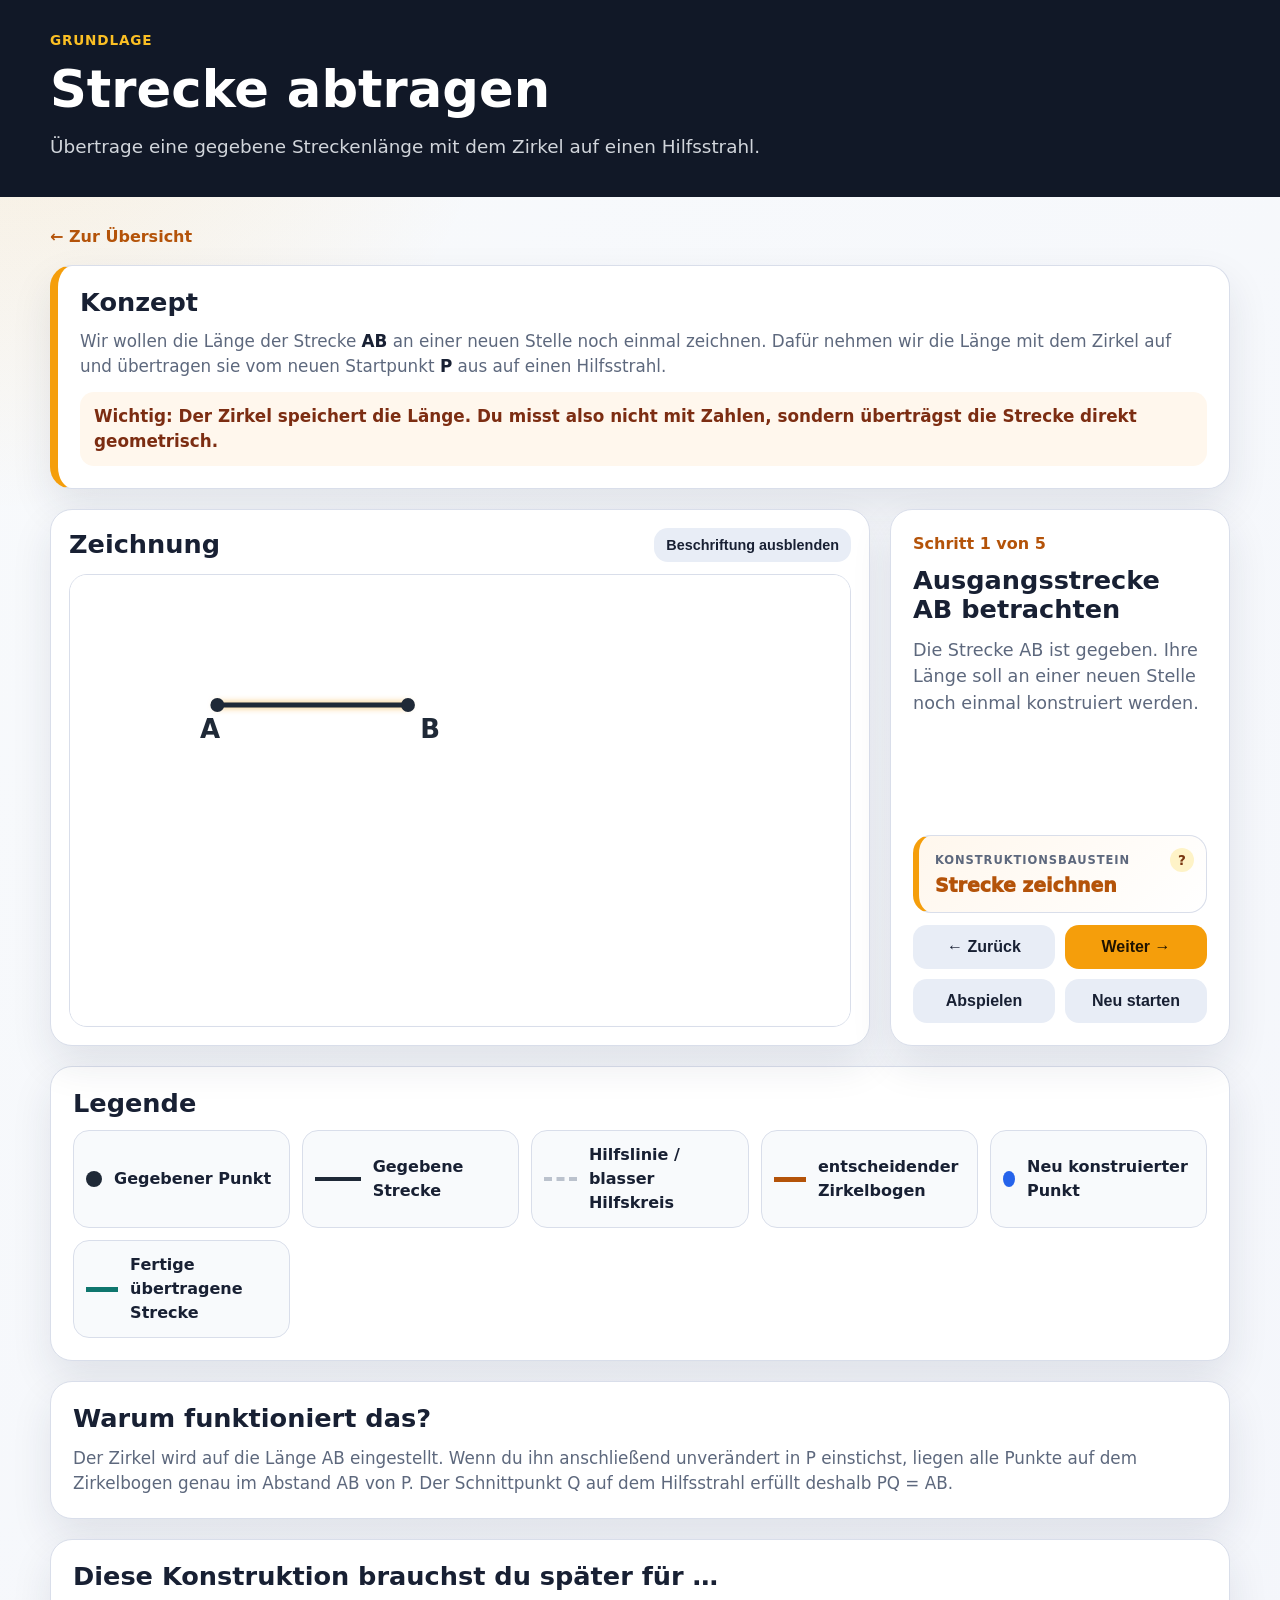
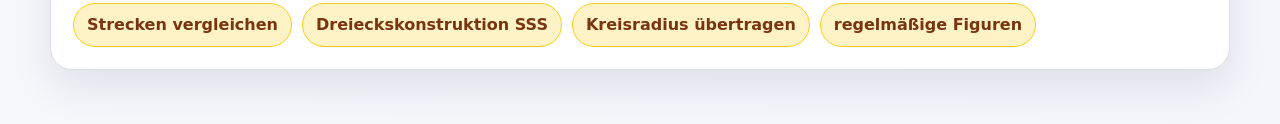
<file: konstruktionen/strecke-abtragen.html>
<!doctype html>
<html lang="de">
<head>
  <meta charset="utf-8">
  <meta name="viewport" content="width=device-width, initial-scale=1">
  <title>Strecke abtragen</title>
  <link rel="stylesheet" href="../css/style.css">
</head>
<body>
  <header class="site-header compact">
    <div class="header-inner">
      <p class="label">Grundlage</p>
      <h1>Strecke abtragen</h1>
      <p class="subtitle">Übertrage eine gegebene Streckenlänge mit dem Zirkel auf einen Hilfsstrahl.</p>
    </div>
  </header>

  <main class="page construction-page">
    <nav class="breadcrumb" aria-label="Navigation">
      <a href="../index.html">← Zur Übersicht</a>
    </nav>

    <section class="concept-card">
      <h2>Konzept</h2>
      <p>
        Wir wollen die Länge der Strecke <strong>AB</strong> an einer neuen Stelle noch einmal zeichnen.
        Dafür nehmen wir die Länge mit dem Zirkel auf und übertragen sie vom neuen Startpunkt <strong>P</strong> aus auf einen Hilfsstrahl.
      </p>
      <p class="concept-hint">
        Wichtig: Der Zirkel speichert die Länge. Du misst also nicht mit Zahlen, sondern überträgst die Strecke direkt geometrisch.
      </p>
    </section>

    <section class="construction-layout">
      <article class="drawing-card">
        <div class="drawing-topline">
          <h2>Zeichnung</h2>
          <button id="toggleLabels" class="small-button" type="button">Beschriftung ausblenden</button>
        </div>

        <svg id="constructionSvg" viewBox="0 0 900 520" role="img" aria-labelledby="svgTitle svgDesc">
          <title id="svgTitle">Strecke abtragen</title>
          <desc id="svgDesc">Eine Strecke AB wird mit dem Zirkel auf einen Hilfsstrahl abgetragen.</desc>

          <defs>
            <filter id="softGlow" x="-30%" y="-30%" width="160%" height="160%">
              <feGaussianBlur stdDeviation="4" result="blur" />
              <feMerge>
                <feMergeNode in="blur" />
                <feMergeNode in="SourceGraphic" />
              </feMerge>
            </filter>
          </defs>

          <rect x="0" y="0" width="900" height="520" class="svg-background" />

          <g id="gegebeneStrecke" class="step-element step-1">
            <line x1="170" y1="150" x2="390" y2="150" class="given-line" />
            <circle cx="170" cy="150" r="8" class="given-point" />
            <circle cx="390" cy="150" r="8" class="given-point" />
            <text x="150" y="188" class="label-text">A</text>
            <text x="404" y="188" class="label-text">B</text>
          </g>

          <g id="zielstrahl" class="step-element step-2">
            <line x1="170" y1="360" x2="980" y2="360" class="radius-line" />
            <circle cx="170" cy="360" r="8" class="given-point" />
            <text x="150" y="398" class="label-text">P</text>
          </g>

          <g id="zirkelweite" class="step-element step-3">
            <path d="M -50 150 A 220 220 0 0 1 60 -40.5" class="helper-circle" style="opacity: 0.04" />
            <path d="M 60 -40.5 A 220 220 0 0 1 245.2 -56.7" class="helper-circle" style="opacity: 0.06" />
            <path d="M 245.2 -56.7 A 220 220 0 0 1 350.2 23.8" class="helper-circle" style="opacity: 0.10" />
            <path d="M 350.2 23.8 A 220 220 0 0 1 376.7 74.8" class="helper-circle" style="opacity: 0.17" />
            <path d="M 376.7 74.8 A 220 220 0 0 1 386.7 111.8" class="helper-circle" style="opacity: 0.26" />
            <path d="M 386.7 111.8 A 220 220 0 0 1 386.7 188.2" class="construction-arc" />
            <path d="M 386.7 188.2 A 220 220 0 0 1 376.7 225.2" class="helper-circle" style="opacity: 0.26" />
            <path d="M 376.7 225.2 A 220 220 0 0 1 350.2 276.2" class="helper-circle" style="opacity: 0.17" />
            <path d="M 350.2 276.2 A 220 220 0 0 1 245.2 356.7" class="helper-circle" style="opacity: 0.10" />
            <path d="M 245.2 356.7 A 220 220 0 0 1 60 340.5" class="helper-circle" style="opacity: 0.06" />
            <path d="M 60 340.5 A 220 220 0 0 1 -50 150" class="helper-circle" style="opacity: 0.04" />
            <path d="M170 150 L390 150" class="radius-line" />
          </g>

          <g id="bogenP" class="step-element step-4">
            <path d="M -50 360 A 220 220 0 0 1 60 169.5" class="helper-circle" style="opacity: 0.04" />
            <path d="M 60 169.5 A 220 220 0 0 1 245.2 153.3" class="helper-circle" style="opacity: 0.06" />
            <path d="M 245.2 153.3 A 220 220 0 0 1 350.2 233.8" class="helper-circle" style="opacity: 0.10" />
            <path d="M 350.2 233.8 A 220 220 0 0 1 376.7 284.8" class="helper-circle" style="opacity: 0.17" />
            <path d="M 376.7 284.8 A 220 220 0 0 1 386.7 321.8" class="helper-circle" style="opacity: 0.26" />
            <path d="M 386.7 321.8 A 220 220 0 0 1 386.7 398.2" class="construction-arc" />
            <path d="M 386.7 398.2 A 220 220 0 0 1 376.7 435.2" class="helper-circle" style="opacity: 0.26" />
            <path d="M 376.7 435.2 A 220 220 0 0 1 350.2 486.2" class="helper-circle" style="opacity: 0.17" />
            <path d="M 350.2 486.2 A 220 220 0 0 1 245.2 566.7" class="helper-circle" style="opacity: 0.10" />
            <path d="M 245.2 566.7 A 220 220 0 0 1 60 550.5" class="helper-circle" style="opacity: 0.06" />
            <path d="M 60 550.5 A 220 220 0 0 1 -50 360" class="helper-circle" style="opacity: 0.04" />
          </g>

          <g id="ergebnis" class="step-element step-5">
            <line x1="170" y1="360" x2="390" y2="360" class="result-line" />
            <circle cx="390" cy="360" r="10" class="new-point" filter="url(#softGlow)" />
            <text x="404" y="398" class="label-text new-label">Q</text>
            <text x="226" y="330" class="result-label text-large">PQ = AB</text>
          </g>
        </svg>
      </article>

      <aside class="step-card">
        <p id="stepCounter" class="step-counter">Schritt 1 von 5</p>
        <h2 id="stepTitle">Gegebene Strecke</h2>
        <p id="stepText"></p>

        <div class="button-row">
          <button id="prevStep" type="button">← Zurück</button>
          <button id="nextStep" type="button" class="primary-button">Weiter →</button>
        </div>
        <div class="button-row">
          <button id="playSteps" type="button">Abspielen</button>
          <button id="resetSteps" type="button">Neu starten</button>
        </div>
      </aside>
    </section>

    <section class="legend-card" aria-label="Legende der Konstruktion">
      <h2>Legende</h2>
      <div class="legend-grid">
        <div class="legend-item"><span class="sample-point given"></span><span>Gegebener Punkt</span></div>
        <div class="legend-item"><span class="sample-line given"></span><span>Gegebene Strecke</span></div>
        <div class="legend-item"><span class="sample-line helper"></span><span>Hilfslinie / blasser Hilfskreis</span></div>
        <div class="legend-item"><span class="sample-line arc"></span><span>entscheidender Zirkelbogen</span></div>
        <div class="legend-item"><span class="sample-point new"></span><span>Neu konstruierter Punkt</span></div>
        <div class="legend-item"><span class="sample-line result"></span><span>Fertige übertragene Strecke</span></div>
      </div>
    </section>

    <section class="info-card">
      <h2>Warum funktioniert das?</h2>
      <p>
        Der Zirkel wird auf die Länge AB eingestellt. Wenn du ihn anschließend unverändert in P einstichst,
        liegen alle Punkte auf dem Zirkelbogen genau im Abstand AB von P. Der Schnittpunkt Q auf dem Hilfsstrahl erfüllt deshalb PQ = AB.
      </p>
    </section>

    <section class="info-card links-card">
      <h2>Diese Konstruktion brauchst du später für …</h2>
      <div class="link-tags">
        <span>Strecken vergleichen</span>
        <span>Dreieckskonstruktion SSS</span>
        <span>Kreisradius übertragen</span>
        <span>regelmäßige Figuren</span>
      </div>
    </section>
  </main>

  <script src="../js/action-types.js"></script>
  <script src="../js/construction-player.js"></script>
  <script src="../js/strecke-abtragen.js"></script>
</body>
</html>
</file>
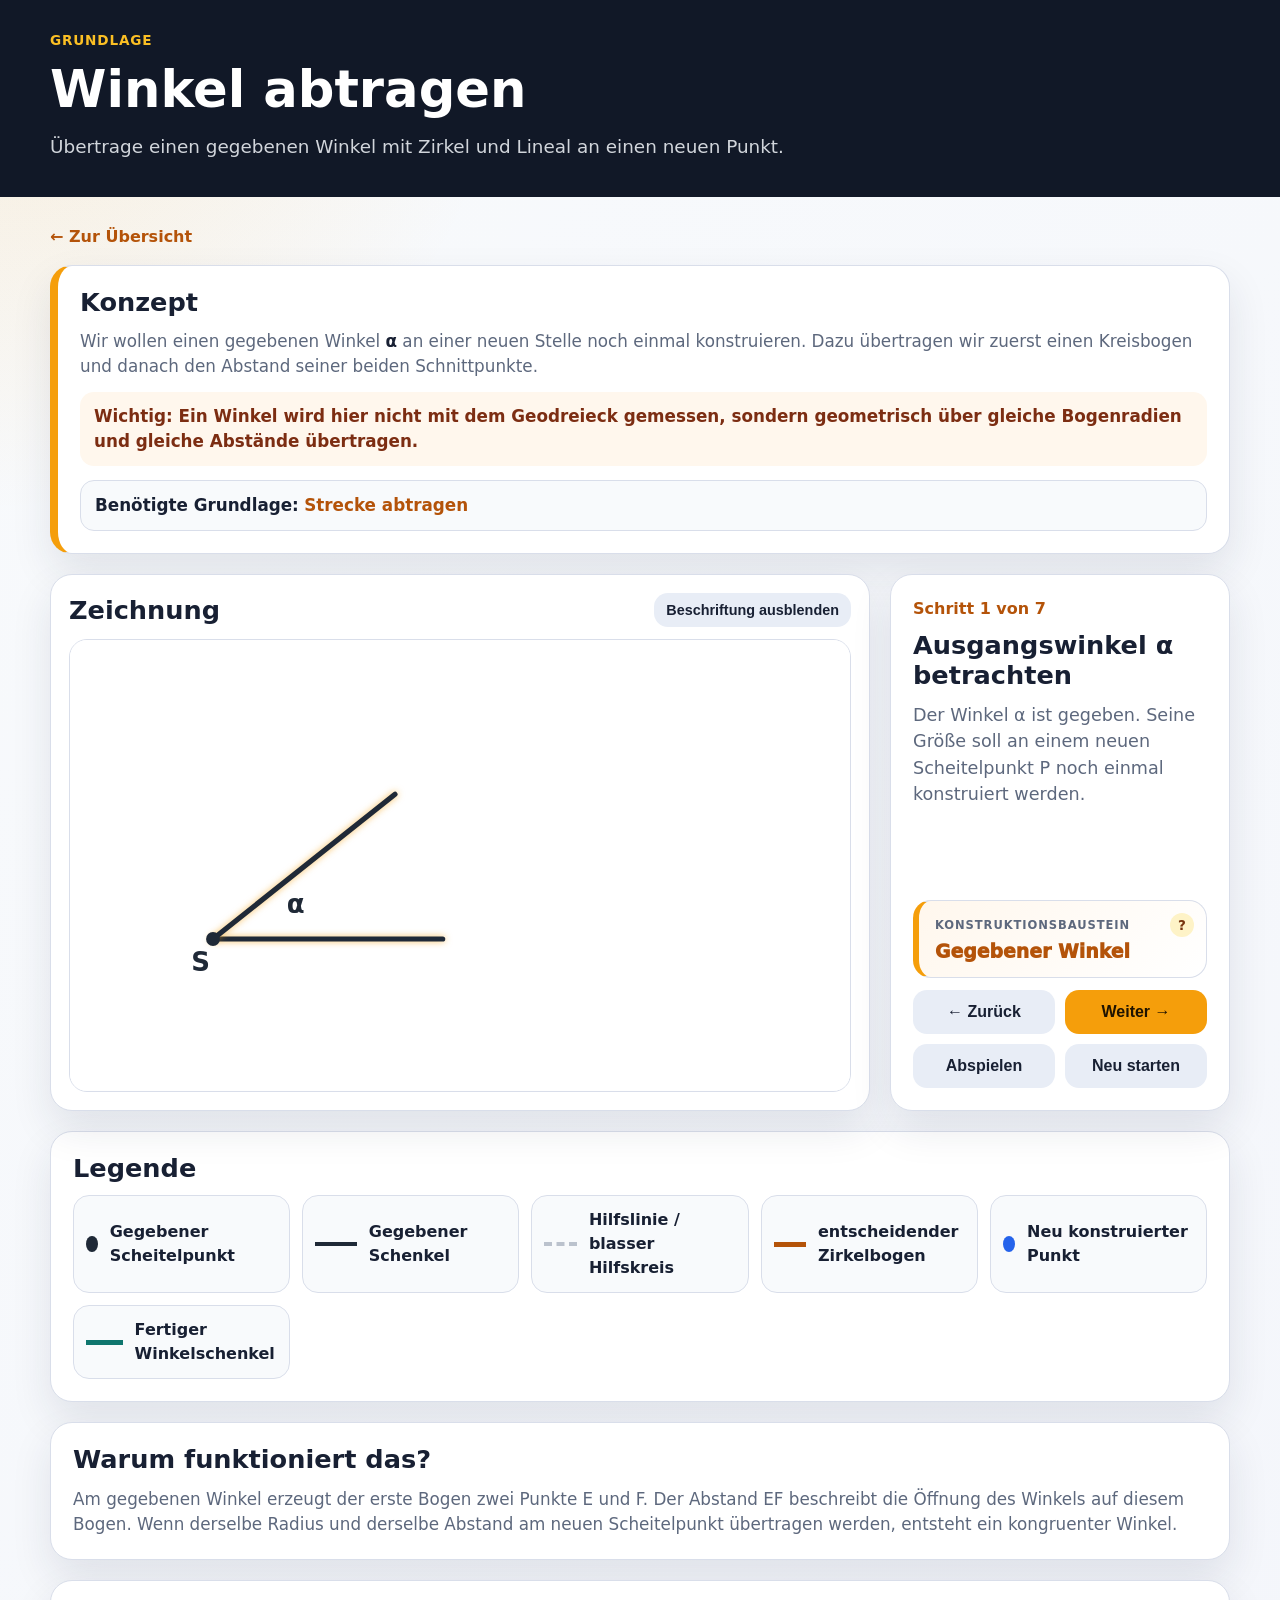
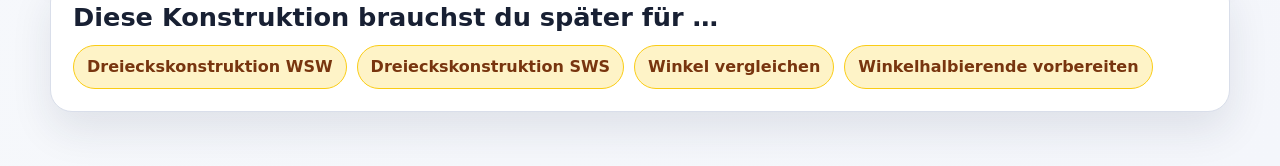
<file: konstruktionen/winkel-abtragen.html>
<!doctype html>
<html lang="de">
<head>
  <meta charset="utf-8">
  <meta name="viewport" content="width=device-width, initial-scale=1">
  <title>Winkel abtragen</title>
  <link rel="stylesheet" href="../css/style.css">
</head>
<body>
  <header class="site-header compact">
    <div class="header-inner">
      <p class="label">Grundlage</p>
      <h1>Winkel abtragen</h1>
      <p class="subtitle">Übertrage einen gegebenen Winkel mit Zirkel und Lineal an einen neuen Punkt.</p>
    </div>
  </header>

  <main class="page construction-page">
    <nav class="breadcrumb" aria-label="Navigation">
      <a href="../index.html">← Zur Übersicht</a>
    </nav>

    <section class="concept-card">
      <h2>Konzept</h2>
      <p>
        Wir wollen einen gegebenen Winkel <strong>α</strong> an einer neuen Stelle noch einmal konstruieren.
        Dazu übertragen wir zuerst einen Kreisbogen und danach den Abstand seiner beiden Schnittpunkte.
      </p>
      <p class="concept-hint">
        Wichtig: Ein Winkel wird hier nicht mit dem Geodreieck gemessen, sondern geometrisch über gleiche Bogenradien und gleiche Abstände übertragen.
      </p>
<div class="prerequisite-box">
  <strong>Benötigte Grundlage:</strong>
  <a href="strecke-abtragen.html">Strecke abtragen</a>
</div>
    </section>

    <section class="construction-layout">
      <article class="drawing-card">
        <div class="drawing-topline">
          <h2>Zeichnung</h2>
          <button id="toggleLabels" class="small-button" type="button">Beschriftung ausblenden</button>
        </div>

        <svg id="constructionSvg" viewBox="0 0 900 520" role="img" aria-labelledby="svgTitle svgDesc">
          <title id="svgTitle">Winkel abtragen</title>
          <desc id="svgDesc">Ein gegebener Winkel wird mit Zirkelbögen an einem neuen Punkt konstruiert.</desc>

          <defs>
            <filter id="softGlow" x="-30%" y="-30%" width="160%" height="160%">
              <feGaussianBlur stdDeviation="4" result="blur" />
              <feMerge>
                <feMergeNode in="blur" />
                <feMergeNode in="SourceGraphic" />
              </feMerge>
            </filter>
          </defs>

          <rect x="0" y="0" width="900" height="520" class="svg-background" />

          <g id="gegebenerWinkel" class="step-element step-1">
            <line x1="165" y1="345" x2="430" y2="345" class="given-line" />
            <line x1="165" y1="345" x2="375" y2="178" class="given-line" />
            <circle cx="165" cy="345" r="8" class="given-point" />
            <text x="140" y="382" class="label-text">S</text>
            <text x="250" y="315" class="label-text">α</text>
          </g>

          <g id="zielstrahl" class="step-element step-2">
            <line x1="540" y1="345" x2="980" y2="345" class="radius-line" />
            <circle cx="540" cy="345" r="8" class="given-point" />
            <text x="518" y="382" class="label-text">P</text>
          </g>

          <g id="bogenOriginal" class="step-element step-3">
            <path d="M 45.0 345.0 A 120.0 120.0 0 0 0 73.1 422.1" class="helper-circle" style="opacity: 0.04" />
            <path d="M 73.1 422.1 A 120.0 120.0 0 0 0 154.5 464.5" class="helper-circle" style="opacity: 0.06" />
            <path d="M 154.5 464.5 A 120.0 120.0 0 0 0 233.8 443.3" class="helper-circle" style="opacity: 0.10" />
            <path d="M 233.8 443.3 A 120.0 120.0 0 0 0 268.9 405.0" class="helper-circle" style="opacity: 0.17" />
            <path d="M 268.9 405.0 A 120.0 120.0 0 0 0 283.2 365.8" class="helper-circle" style="opacity: 0.26" />
            <path d="M 283.2 365.8 A 120.0 120.0 0 0 0 245.0 255.5" class="construction-arc" />
            <path d="M 245.0 255.5 A 120.0 120.0 0 0 0 206.0 232.2" class="helper-circle" style="opacity: 0.26" />
            <path d="M 206.0 232.2 A 120.0 120.0 0 0 0 124.0 232.2" class="helper-circle" style="opacity: 0.17" />
            <path d="M 124.0 232.2 A 120.0 120.0 0 0 0 61.1 285.0" class="helper-circle" style="opacity: 0.10" />
            <path d="M 61.1 285.0 A 120.0 120.0 0 0 0 45.0 345.0" class="helper-circle" style="opacity: 0.06" />
            <circle cx="285" cy="345" r="9" class="new-point" filter="url(#softGlow)" />
            <circle cx="259" cy="271" r="9" class="new-point" filter="url(#softGlow)" />
            <text x="292" y="382" class="label-text new-label">E</text>
            <text x="268" y="260" class="label-text new-label">F</text>
          </g>

          <g id="bogenZiel" class="step-element step-4">
            <path d="M 420.0 345.0 A 120.0 120.0 0 0 0 448.1 422.1" class="helper-circle" style="opacity: 0.04" />
            <path d="M 448.1 422.1 A 120.0 120.0 0 0 0 529.5 464.5" class="helper-circle" style="opacity: 0.06" />
            <path d="M 529.5 464.5 A 120.0 120.0 0 0 0 608.8 443.3" class="helper-circle" style="opacity: 0.10" />
            <path d="M 608.8 443.3 A 120.0 120.0 0 0 0 643.9 405.0" class="helper-circle" style="opacity: 0.17" />
            <path d="M 643.9 405.0 A 120.0 120.0 0 0 0 658.2 365.8" class="helper-circle" style="opacity: 0.26" />
            <path d="M 658.2 365.8 A 120.0 120.0 0 0 0 620.0 255.5" class="construction-arc" />
            <path d="M 620.0 255.5 A 120.0 120.0 0 0 0 581.0 232.2" class="helper-circle" style="opacity: 0.26" />
            <path d="M 581.0 232.2 A 120.0 120.0 0 0 0 499.0 232.2" class="helper-circle" style="opacity: 0.17" />
            <path d="M 499.0 232.2 A 120.0 120.0 0 0 0 436.1 285.0" class="helper-circle" style="opacity: 0.10" />
            <path d="M 436.1 285.0 A 120.0 120.0 0 0 0 420.0 345.0" class="helper-circle" style="opacity: 0.06" />
            <circle cx="660" cy="345" r="9" class="new-point" filter="url(#softGlow)" />
            <text x="667" y="382" class="label-text new-label">G</text>
          </g>

          <g id="abstandAufnehmen" class="step-element step-5">
            <line x1="285" y1="345" x2="259" y2="271" class="radius-line" />
            <path d="M 297.8 422.4 A 78.4 78.4 0 0 0 348.7 390.7" class="helper-circle" style="opacity: 0.04" />
            <path d="M 348.7 390.7 A 78.4 78.4 0 0 0 362.4 332.2" class="helper-circle" style="opacity: 0.06" />
            <path d="M 362.4 332.2 A 78.4 78.4 0 0 0 341.1 290.2" class="helper-circle" style="opacity: 0.10" />
            <path d="M 341.1 290.2 A 78.4 78.4 0 0 0 312.6 271.6" class="helper-circle" style="opacity: 0.17" />
            <path d="M 312.6 271.6 A 78.4 78.4 0 0 0 272.2 267.6" class="helper-circle" style="opacity: 0.26" />
            <path d="M 272.2 267.6 A 78.4 78.4 0 0 0 246.5 276.6" class="construction-arc" />
            <path d="M 246.5 276.6 A 78.4 78.4 0 0 0 217.5 305.0" class="helper-circle" style="opacity: 0.26" />
            <path d="M 217.5 305.0 A 78.4 78.4 0 0 0 206.9 337.3" class="helper-circle" style="opacity: 0.17" />
            <path d="M 206.9 337.3 A 78.4 78.4 0 0 0 216.6 383.5" class="helper-circle" style="opacity: 0.10" />
            <path d="M 216.6 383.5 A 78.4 78.4 0 0 0 263.9 420.5" class="helper-circle" style="opacity: 0.06" />
            <path d="M 263.9 420.5 A 78.4 78.4 0 0 0 323.5 413.4" class="helper-circle" style="opacity: 0.04" />
          </g>

          <g id="abstandUebertragen" class="step-element step-6">
            <path d="M 672.8 422.4 A 78.4 78.4 0 0 0 723.7 390.7" class="helper-circle" style="opacity: 0.04" />
            <path d="M 723.7 390.7 A 78.4 78.4 0 0 0 737.4 332.2" class="helper-circle" style="opacity: 0.06" />
            <path d="M 737.4 332.2 A 78.4 78.4 0 0 0 716.1 290.2" class="helper-circle" style="opacity: 0.10" />
            <path d="M 716.1 290.2 A 78.4 78.4 0 0 0 687.6 271.6" class="helper-circle" style="opacity: 0.17" />
            <path d="M 687.6 271.6 A 78.4 78.4 0 0 0 647.2 267.6" class="helper-circle" style="opacity: 0.26" />
            <path d="M 647.2 267.6 A 78.4 78.4 0 0 0 621.5 276.6" class="construction-arc" />
            <path d="M 621.5 276.6 A 78.4 78.4 0 0 0 592.5 305.0" class="helper-circle" style="opacity: 0.26" />
            <path d="M 592.5 305.0 A 78.4 78.4 0 0 0 581.9 337.3" class="helper-circle" style="opacity: 0.17" />
            <path d="M 581.9 337.3 A 78.4 78.4 0 0 0 591.6 383.5" class="helper-circle" style="opacity: 0.10" />
            <path d="M 591.6 383.5 A 78.4 78.4 0 0 0 638.9 420.5" class="helper-circle" style="opacity: 0.06" />
            <path d="M 638.9 420.5 A 78.4 78.4 0 0 0 698.5 413.4" class="helper-circle" style="opacity: 0.04" />
            <circle cx="634" cy="271" r="10" class="new-point" filter="url(#softGlow)" />
            <text x="645" y="260" class="label-text new-label">H</text>
          </g>

          <g id="ergebnis" class="step-element step-7">
            <line x1="540" y1="345" x2="760" y2="345" class="result-line" />
            <line x1="540" y1="345" x2="850" y2="100" class="result-line" />
            <path d="M617 345 A77 77 0 0 0 600 297" class="result-line" />
          </g>
        </svg>
      </article>

      <aside class="step-card">
        <p id="stepCounter" class="step-counter">Schritt 1 von 7</p>
        <h2 id="stepTitle">Gegebener Winkel</h2>
        <p id="stepText"></p>

        <div class="button-row">
          <button id="prevStep" type="button">← Zurück</button>
          <button id="nextStep" type="button" class="primary-button">Weiter →</button>
        </div>
        <div class="button-row">
          <button id="playSteps" type="button">Abspielen</button>
          <button id="resetSteps" type="button">Neu starten</button>
        </div>
      </aside>
    </section>

    <section class="legend-card" aria-label="Legende der Konstruktion">
      <h2>Legende</h2>
      <div class="legend-grid">
        <div class="legend-item"><span class="sample-point given"></span><span>Gegebener Scheitelpunkt</span></div>
        <div class="legend-item"><span class="sample-line given"></span><span>Gegebener Schenkel</span></div>
        <div class="legend-item"><span class="sample-line helper"></span><span>Hilfslinie / blasser Hilfskreis</span></div>
        <div class="legend-item"><span class="sample-line arc"></span><span>entscheidender Zirkelbogen</span></div>
        <div class="legend-item"><span class="sample-point new"></span><span>Neu konstruierter Punkt</span></div>
        <div class="legend-item"><span class="sample-line result"></span><span>Fertiger Winkelschenkel</span></div>
      </div>
    </section>

    <section class="info-card">
      <h2>Warum funktioniert das?</h2>
      <p>
        Am gegebenen Winkel erzeugt der erste Bogen zwei Punkte E und F. Der Abstand EF beschreibt die Öffnung des Winkels
        auf diesem Bogen. Wenn derselbe Radius und derselbe Abstand am neuen Scheitelpunkt übertragen werden,
        entsteht ein kongruenter Winkel.
      </p>
    </section>

    <section class="info-card links-card">
      <h2>Diese Konstruktion brauchst du später für …</h2>
      <div class="link-tags">
        <span>Dreieckskonstruktion WSW</span>
        <span>Dreieckskonstruktion SWS</span>
        <span>Winkel vergleichen</span>
        <span>Winkelhalbierende vorbereiten</span>
      </div>
    </section>
  </main>

  <script src="../js/action-types.js"></script>
  <script src="../js/construction-player.js"></script>
  <script src="../js/winkel-abtragen.js"></script>
</body>
</html>
</file>
<file: css/style.css>
:root {
  --bg: #f4f6fb;
  --card: #ffffff;
  --ink: #182033;
  --muted: #5d687d;
  --line: #1f2937;
  --helper: #8b95a7;
  --accent: #f59e0b;
  --accent-dark: #b45309;
  --result: #0f766e;
  --new: #2563eb;
  --border: #d9deea;
  --shadow: 0 18px 40px rgba(27, 39, 69, 0.10);
}

* {
  box-sizing: border-box;
}

body {
  margin: 0;
  font-family: system-ui, -apple-system, BlinkMacSystemFont, "Segoe UI", sans-serif;
  color: var(--ink);
  background:
    radial-gradient(circle at top left, rgba(245, 158, 11, 0.14), transparent 32rem),
    linear-gradient(135deg, #f8fafc, var(--bg));
  line-height: 1.5;
}

.site-header {
  background: #111827;
  color: white;
  padding: 46px 20px 52px;
}

.site-header.compact {
  padding: 30px 20px 36px;
}

.header-inner,
.page {
  width: min(1180px, calc(100vw - 32px));
  margin: 0 auto;
}

.label {
  margin: 0 0 10px;
  color: #fbbf24;
  font-weight: 800;
  letter-spacing: 0.06em;
  text-transform: uppercase;
  font-size: 0.85rem;
}

h1,
h2,
h3 {
  line-height: 1.15;
}

h1 {
  margin: 0;
  font-size: clamp(2rem, 4vw, 4rem);
}

h2 {
  margin: 0 0 12px;
  font-size: clamp(1.25rem, 2vw, 1.7rem);
}

h3 {
  margin: 0 0 8px;
  font-size: 1.25rem;
}

.subtitle {
  margin: 14px 0 0;
  max-width: 850px;
  color: #d1d5db;
  font-size: 1.15rem;
}

.page {
  padding: 28px 0 54px;
}

.intro-card,
.concept-card,
.construction-card,
.drawing-card,
.step-card,
.legend-card,
.info-card {
  background: var(--card);
  border: 1px solid var(--border);
  border-radius: 22px;
  box-shadow: var(--shadow);
}

.intro-card,
.concept-card,
.legend-card,
.info-card {
  padding: 22px;
}

.intro-card {
  margin-bottom: 22px;
}

.intro-card p,
.info-card p,
.concept-card p {
  margin: 0;
  color: var(--muted);
  font-size: 1.05rem;
}

.concept-card {
  margin-bottom: 20px;
  border-left: 8px solid var(--accent);
}

.concept-card strong {
  color: var(--ink);
}

.concept-hint {
  margin-top: 12px !important;
  padding: 12px 14px;
  border-radius: 14px;
  background: #fff7ed;
  color: #7c2d12 !important;
  font-weight: 700;
}
.prerequisite-box {
  margin-top: 14px;
  padding: 12px 14px;
  border-radius: 14px;
  background: #f8fafc;
  border: 1px solid var(--border);
  color: var(--muted);
  font-size: 1.05rem;
}

.prerequisite-box strong {
  color: var(--ink);
}

.prerequisite-box a {
  color: var(--accent-dark);
  font-weight: 800;
  text-decoration: none;
}

.prerequisite-box a:hover {
  text-decoration: underline;
}

.grid.cards {
  display: grid;
  grid-template-columns: repeat(auto-fit, minmax(260px, 1fr));
  gap: 18px;
}

.construction-card {
  display: grid;
  grid-template-columns: 120px 1fr;
  gap: 16px;
  padding: 18px;
  min-height: 180px;
  color: inherit;
  text-decoration: none;
  transition: transform 0.15s ease, box-shadow 0.15s ease;
}

.construction-card.active:hover {
  transform: translateY(-3px);
  box-shadow: 0 24px 44px rgba(27, 39, 69, 0.14);
}

.construction-card.disabled {
  opacity: 0.62;
}

.construction-card p {
  margin: 0 0 12px;
  color: var(--muted);
}

.construction-card span {
  color: var(--accent-dark);
  font-weight: 800;
}

.card-icon {
  background: #f8fafc;
  border-radius: 18px;
  display: grid;
  place-items: center;
}

.card-icon svg {
  width: 100%;
  height: 120px;
}

.svg-given {
  stroke: var(--line);
  stroke-width: 6;
  fill: none;
  stroke-linecap: round;
}

.svg-helper {
  stroke: var(--helper);
  stroke-width: 4;
  fill: none;
  stroke-dasharray: 9 9;
}

.svg-result {
  stroke: var(--result);
  stroke-width: 6;
  fill: none;
  stroke-linecap: round;
}

.svg-point {
  fill: var(--line);
}

.svg-point-new {
  fill: var(--new);
}

/* =========================================================
   ÜBERSICHT ALS VERTIKALER LERNPFAD
   ========================================================= */

.learning-path {
  display: grid;
  gap: 24px;
}

.path-group {
  position: relative;
  display: grid;
  gap: 14px;
}

.path-group::before {
  content: "";
  position: absolute;
  left: 28px;
  top: 68px;
  bottom: -12px;
  width: 3px;
  border-radius: 999px;
  background: linear-gradient(var(--border), rgba(217, 222, 234, 0));
}

.path-group:last-child::before {
  display: none;
}

.path-group-header {
  display: grid;
  grid-template-columns: 58px 1fr;
  gap: 16px;
  align-items: center;
}

.path-group-header h2 {
  margin: 0 0 5px;
}

.path-group-header p {
  margin: 0;
  color: var(--muted);
}

.path-level {
  width: 58px;
  height: 58px;
  border-radius: 50%;
  display: grid;
  place-items: center;
  background: #111827;
  color: #fbbf24;
  font-weight: 900;
  font-size: 1.35rem;
  box-shadow: var(--shadow);
  z-index: 1;
}

.path-card {
  margin-left: 74px;
  min-height: 150px;
  grid-template-columns: 150px 1fr;
}

.path-card .card-icon svg {
  height: 112px;
}

@media (max-width: 700px) {
  .path-group::before {
    left: 22px;
  }

  .path-group-header {
    grid-template-columns: 46px 1fr;
  }

  .path-level {
    width: 46px;
    height: 46px;
    font-size: 1.1rem;
  }

  .path-card {
    margin-left: 0;
    grid-template-columns: 110px 1fr;
  }
}

@media (max-width: 520px) {
  .path-card {
    grid-template-columns: 1fr;
  }
}

/* =========================================================
   KONSTRUKTIONSSEITEN
   ========================================================= */

.breadcrumb {
  margin-bottom: 16px;
}

.breadcrumb a {
  color: var(--accent-dark);
  font-weight: 800;
  text-decoration: none;
}

.construction-layout {
  display: grid;
  grid-template-columns: minmax(0, 1fr) 340px;
  gap: 20px;
  align-items: stretch;
}

.drawing-card {
  padding: 18px;
}

.drawing-topline {
  display: flex;
  justify-content: space-between;
  align-items: center;
  gap: 16px;
  margin-bottom: 12px;
}

.drawing-topline h2 {
  margin: 0;
}

svg#constructionSvg {
  width: 100%;
  height: auto;
  display: block;
  border: 1px solid var(--border);
  border-radius: 18px;
  background: #fdfefe;
}

.svg-background {
  fill: #ffffff;
}

.given-line {
  stroke: var(--line);
  stroke-width: 6;
  stroke-linecap: round;
}

.given-point {
  fill: var(--line);
}

.helper-circle,
.radius-line {
  stroke: var(--helper);
  stroke-width: 3.4;
  fill: none;
  stroke-dasharray: 12 10;
  stroke-linecap: round;
}

.faint-circle {
  opacity: 0.28;
}

.construction-arc {
  stroke: var(--accent-dark);
  stroke-width: 7;
  fill: none;
  stroke-linecap: round;
}

.hidden-arc {
  stroke: var(--helper);
  stroke-width: 2.5;
  stroke-dasharray: 10 12;
  opacity: 0.18;
}

.radius-line {
  opacity: 0.45;
}

.new-point {
  fill: var(--new);
}

.result-line {
  stroke: var(--result);
  stroke-width: 7;
  stroke-linecap: round;
}

.result-point {
  fill: var(--result);
}

.label-text {
  font-size: 30px;
  font-weight: 800;
  fill: var(--line);
}

.tool-label {
  font-size: 24px;
  font-weight: 700;
  fill: var(--helper);
}

.new-label {
  fill: var(--new);
}

.result-label {
  fill: var(--result);
  font-weight: 800;
}

.text-large {
  font-size: 26px;
}

.step-element {
  opacity: 0;
  transition: opacity 0.35s ease;
}

.step-element.visible {
  opacity: 1;
}

.step-element.active .helper-circle,
.step-element.active .radius-line,
.step-element.active .result-line,
.step-element.active .given-line {
  filter: drop-shadow(0 0 4px rgba(245, 158, 11, 0.65));
}

/* =========================================================
   SCHRITTBOX UND BUTTONS
   ========================================================= */

.step-card {
  padding: 22px;
  display: flex;
  flex-direction: column;
  justify-content: flex-start;
  min-height: 100%;
}

.step-counter {
  margin: 0 0 10px;
  color: var(--accent-dark);
  font-weight: 900;
}

#stepText {
  color: var(--muted);
  font-size: 1.1rem;
  margin: 0 0 22px;
}

button {
  border: 0;
  border-radius: 14px;
  padding: 13px 16px;
  background: #e8edf6;
  color: var(--ink);
  font-weight: 800;
  font-size: 1rem;
  cursor: pointer;
}

button:hover {
  background: #dce4f1;
}

button:focus {
  outline: 3px solid rgba(245, 158, 11, 0.45);
  outline-offset: 2px;
}

.primary-button {
  background: var(--accent);
  color: #1f1300;
}

.primary-button:hover {
  background: #fbbf24;
}

.small-button {
  padding: 9px 12px;
  font-size: 0.9rem;
}

.button-row {
  display: grid;
  grid-template-columns: 1fr 1fr;
  gap: 10px;
  margin-top: 10px;
}

/* Die erste Button-Zeile klebt am unteren Rand der Schrittbox.
   Dadurch springen die Buttons nicht mehr bei unterschiedlich langen Texten. */
.step-card .button-row:first-of-type {
  margin-top: auto;
  padding-top: 18px;
}

/* =========================================================
   LEGENDE UND INFOKARTEN
   ========================================================= */

.legend-card {
  margin-top: 20px;
}

.legend-grid {
  display: grid;
  grid-template-columns: repeat(auto-fit, minmax(210px, 1fr));
  gap: 12px;
}

.legend-item {
  display: flex;
  align-items: center;
  gap: 12px;
  padding: 12px;
  border: 1px solid var(--border);
  border-radius: 16px;
  background: #f8fafc;
  font-weight: 700;
}

.sample-line {
  width: 56px;
  height: 0;
  border-top: 4px solid var(--line);
  display: inline-block;
}

.sample-line.helper {
  border-top-color: var(--helper);
  border-top-style: dashed;
  opacity: 0.55;
}

.sample-line.arc {
  border-top-color: var(--accent-dark);
  border-top-width: 5px;
}

.sample-line.result {
  border-top-color: var(--result);
  border-top-width: 5px;
}

.sample-point {
  width: 16px;
  height: 16px;
  border-radius: 50%;
  display: inline-block;
  background: var(--line);
}

.sample-point.new {
  background: var(--new);
}

.sample-point.given {
  background: var(--line);
}

.info-card {
  margin-top: 20px;
}

.link-tags {
  display: flex;
  flex-wrap: wrap;
  gap: 10px;
}

.link-tags span {
  background: #fef3c7;
  border: 1px solid #facc15;
  color: #78350f;
  border-radius: 999px;
  padding: 9px 13px;
  font-weight: 800;
}

.labels-hidden .label-text,
.labels-hidden .tool-label,
.labels-hidden .result-label {
  display: none;
}

/* =========================================================
   RESPONSIVE ANPASSUNGEN
   ========================================================= */

@media (max-width: 950px) {
  .construction-layout {
    grid-template-columns: 1fr;
  }

  .construction-card {
    grid-template-columns: 96px 1fr;
  }
}

@media (max-width: 560px) {
  .drawing-topline {
    align-items: flex-start;
    flex-direction: column;
  }

  .button-row {
    grid-template-columns: 1fr;
  }

  .construction-card {
    grid-template-columns: 1fr;
  }

  .card-icon svg {
    height: 100px;
  }
}
</file>
